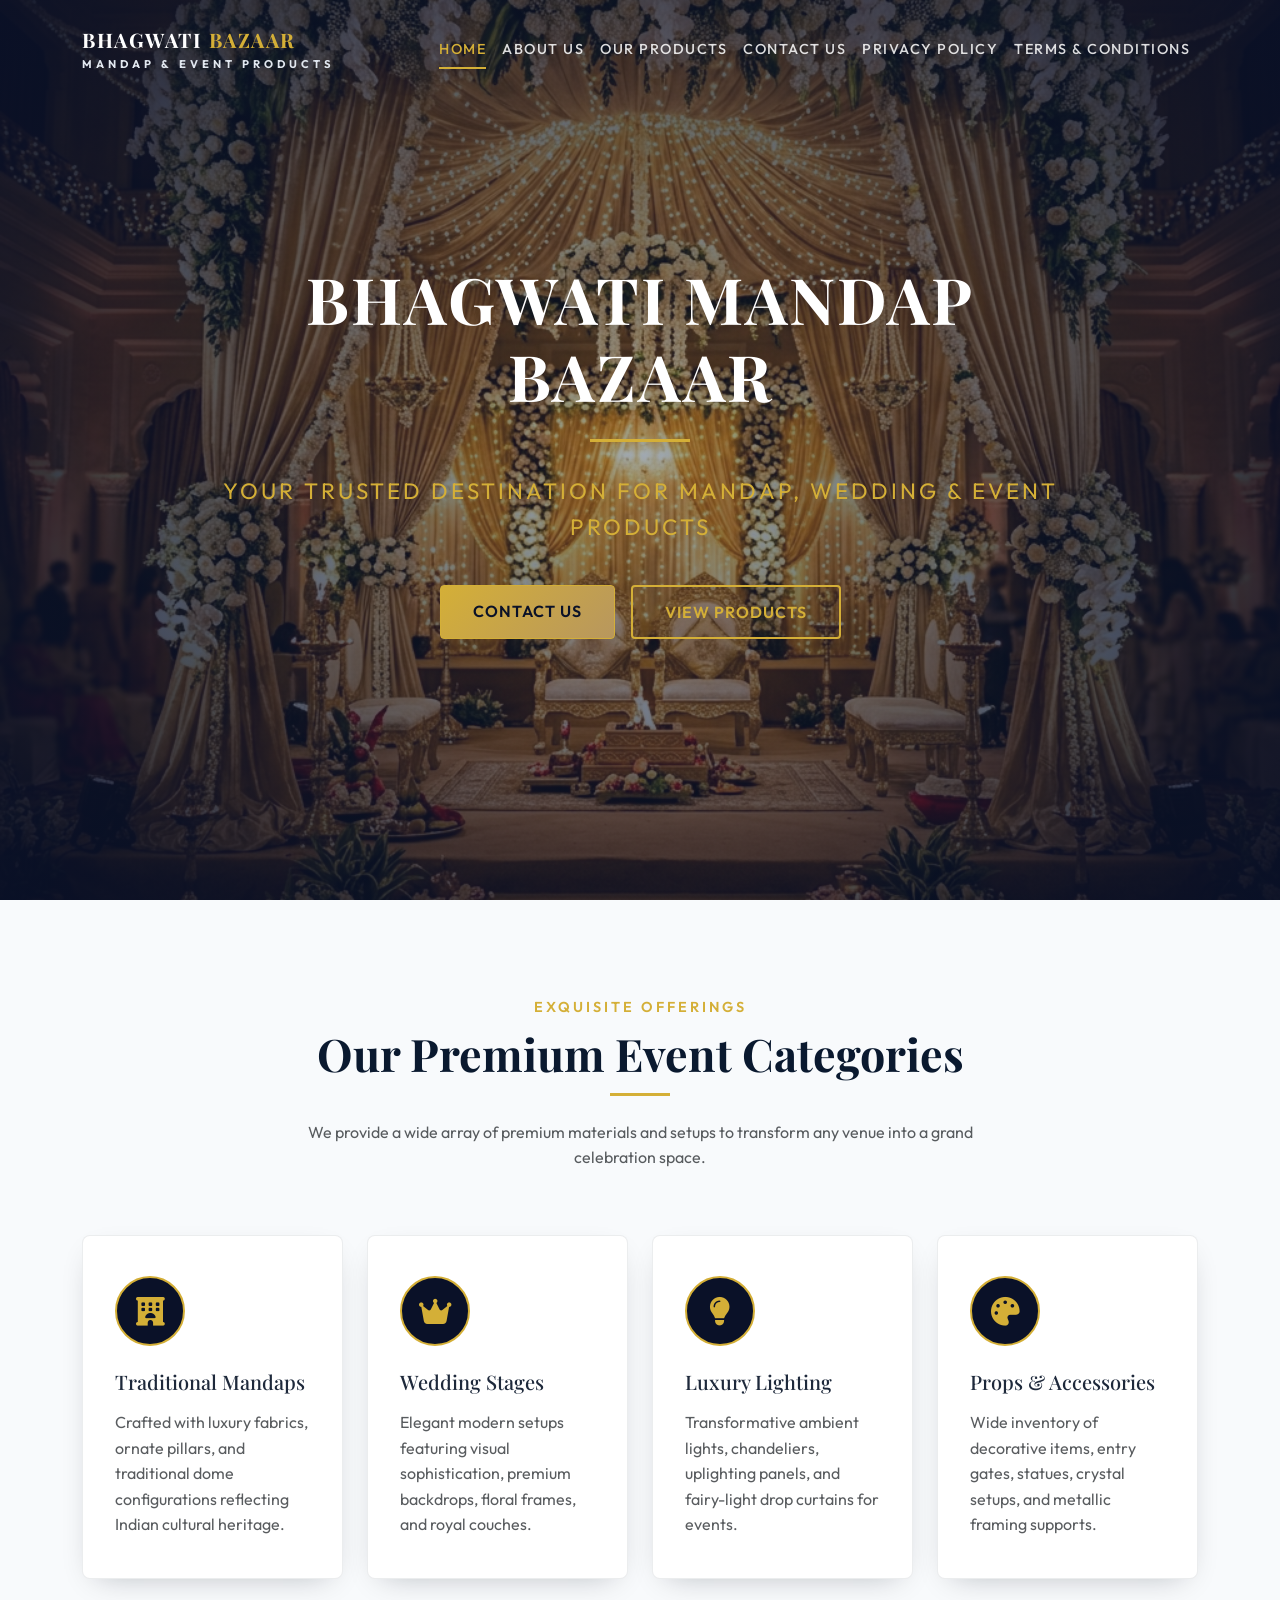
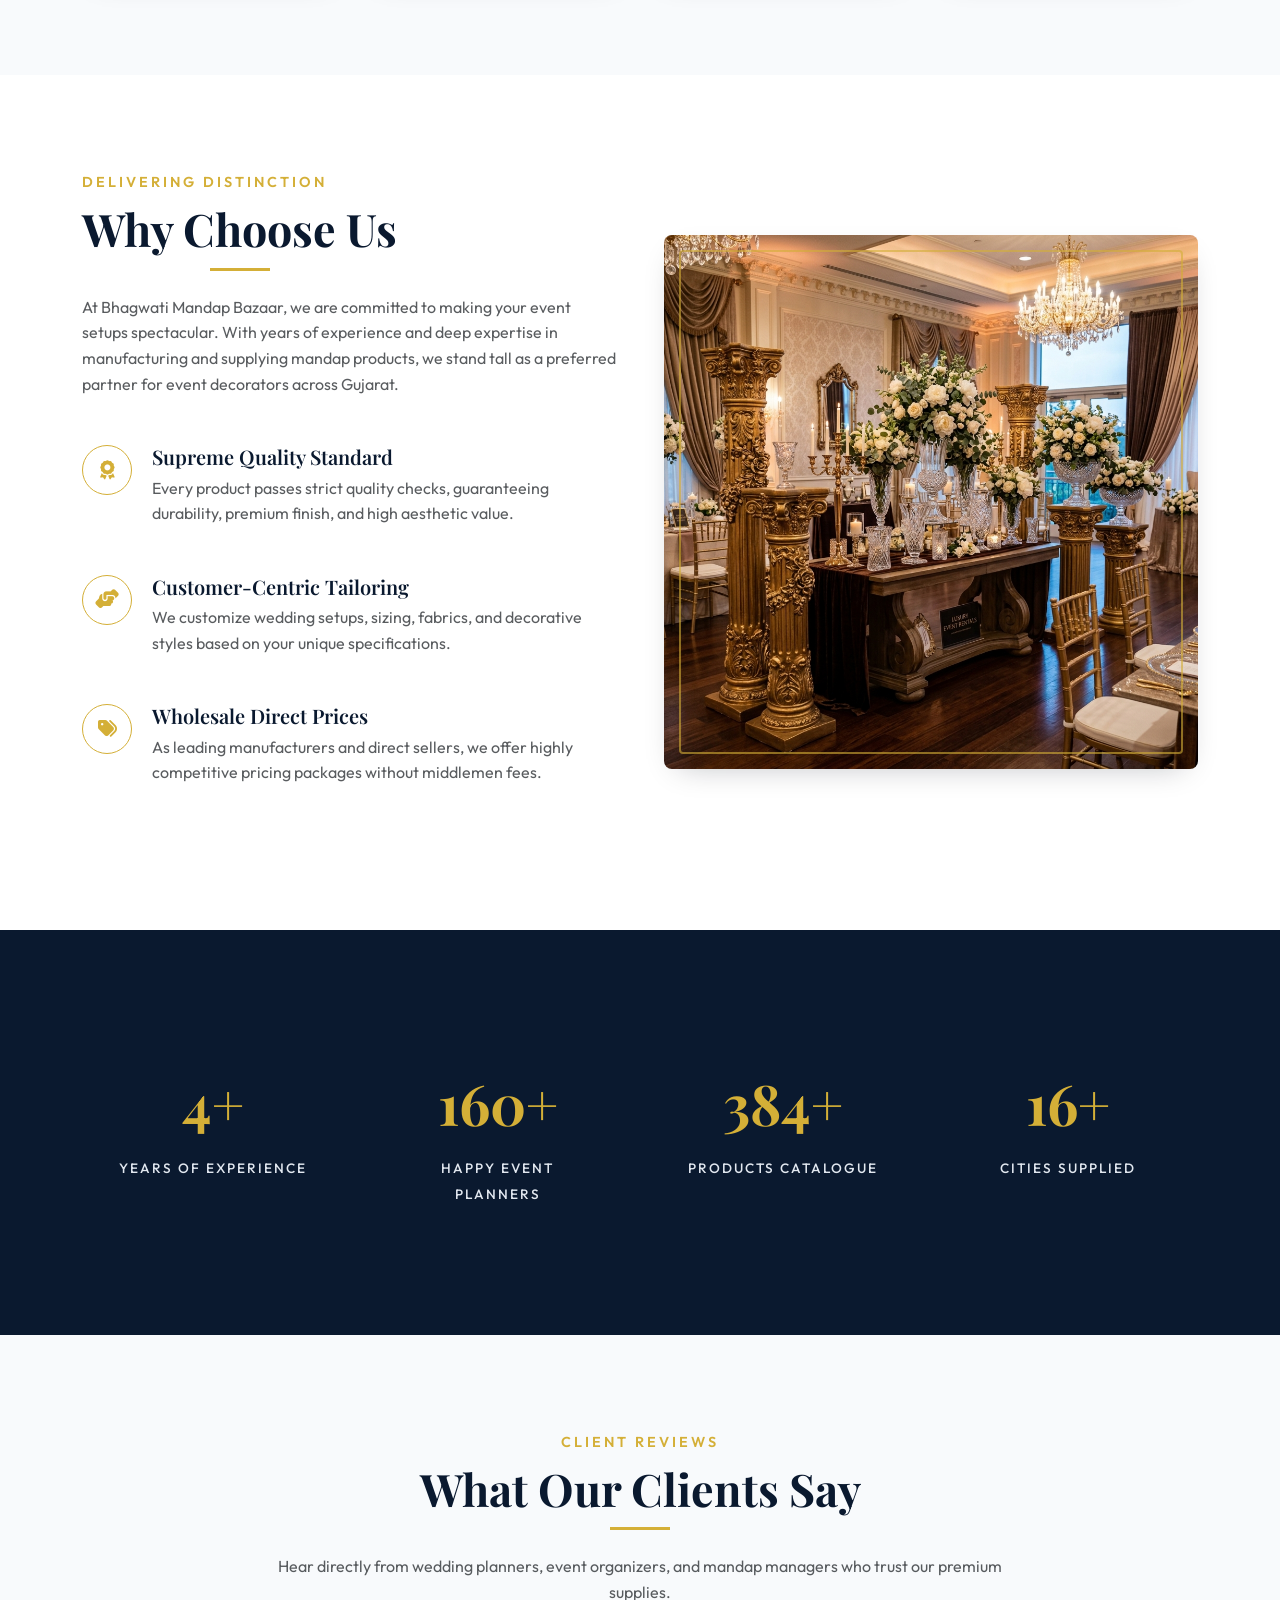
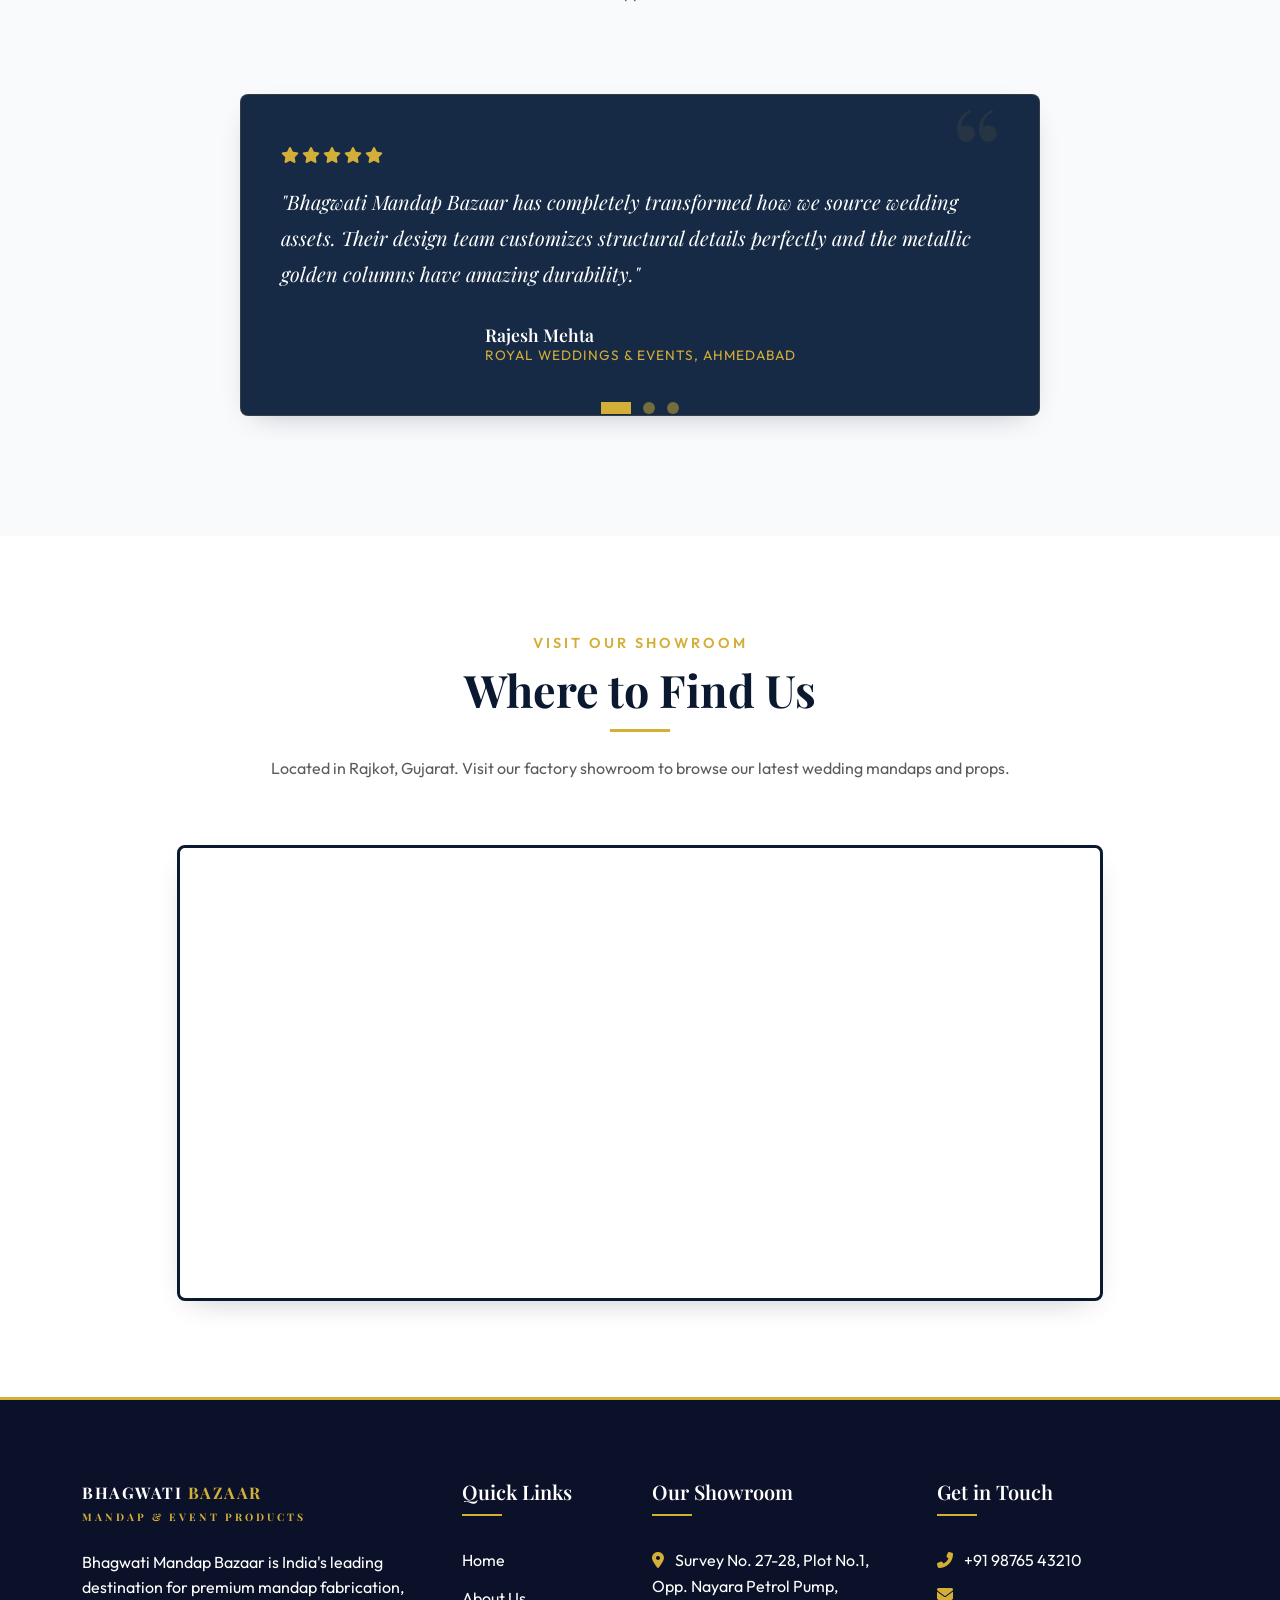
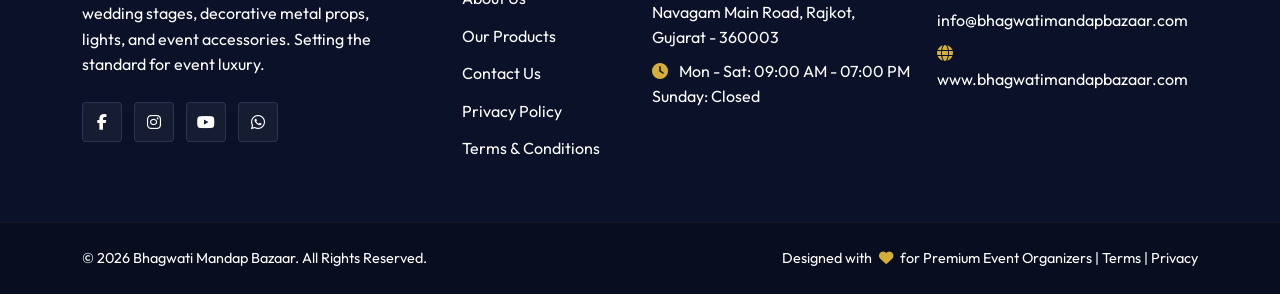
<file: bhagwati mandap bazaar/index.html>
<!DOCTYPE html>
<html lang="en">
<head>
    <meta charset="UTF-8">
    <meta name="viewport" content="width=device-width, initial-scale=1.0">
    <title>Bhagwati Mandap Bazaar | Premium Wedding & Event Products</title>
    <meta name="description" content="Bhagwati Mandap Bazaar is your trusted destination in Rajkot, Gujarat for premium traditional mandaps, wedding decoration items, stages, lights, and event props.">
    <meta name="keywords" content="Bhagwati Mandap Bazaar, Wedding Mandap Rajkot, Event Decoration Products, Wedding Props Wholesale, Mandap Bazaar Rajkot">
    
    <!-- Open Graph / Facebook -->
    <meta property="og:type" content="website">
    <meta property="og:url" content="https://bhagwatimandapbazaar.com/">
    <meta property="og:title" content="Bhagwati Mandap Bazaar | Premium Wedding & Event Products">
    <meta property="og:description" content="Explore high-quality mandap setups, decorative event props, and lights. Delivering trust and luxury event equipment since 2011.">
    <meta property="og:image" content="images/hero-bg.png">

    <!-- Twitter -->
    <meta property="twitter:card" content="summary_large_image">
    <meta property="twitter:title" content="Bhagwati Mandap Bazaar | Premium Wedding & Event Products">
    <meta property="twitter:description" content="Explore high-quality mandap setups, decorative event props, and lights. Delivering trust and luxury event equipment.">
    <meta property="twitter:image" content="images/hero-bg.png">

    <!-- Bootstrap 5 CSS -->
    <link href="https://cdn.jsdelivr.net/npm/bootstrap@5.3.2/dist/css/bootstrap.min.css" rel="stylesheet">
    <!-- Font Awesome Icons -->
    <link href="https://cdnjs.cloudflare.com/ajax/libs/font-awesome/6.4.2/css/all.min.css" rel="stylesheet">
    <!-- Custom CSS -->
    <link href="css/style.css" rel="stylesheet">
</head>
<body>

    <!-- Header Navigation -->
    <nav class="navbar navbar-expand-lg navbar-dark fixed-top">
        <div class="container">
            <a class="navbar-brand" href="index.html">
                BHAGWATI<span> BAZAAR</span>
                <span class="logo-sub">Mandap & Event Products</span>
            </a>
            <button class="navbar-toggler" type="button" data-bs-toggle="collapse" data-bs-target="#mainNavbar" aria-controls="mainNavbar" aria-expanded="false" aria-label="Toggle navigation">
                <span class="navbar-toggler-icon"></span>
            </button>
            <div class="collapse navbar-collapse" id="mainNavbar">
                <ul class="navbar-nav ms-auto mb-2 mb-lg-0">
                    <li class="nav-item">
                        <a class="nav-link active" href="index.html">Home</a>
                    </li>
                    <li class="nav-item">
                        <a class="nav-link" href="about.html">About Us</a>
                    </li>
                    <li class="nav-item">
                        <a class="nav-link" href="products.html">Our Products</a>
                    </li>
                    <li class="nav-item">
                        <a class="nav-link" href="contact.html">Contact Us</a>
                    </li>
                    <li class="nav-item">
                        <a class="nav-link" href="privacy-policy.html">Privacy Policy</a>
                    </li>
                    <li class="nav-item">
                        <a class="nav-link" href="terms.html">Terms & Conditions</a>
                    </li>
                </ul>
            </div>
        </div>
    </nav>

    <!-- Hero Banner Section -->
    <section class="hero-section text-center text-white">
        <div class="hero-overlay"></div>
        <div class="container">
            <div class="row justify-content-center">
                <div class="col-lg-10 animate-on-scroll">
                    <h1 class="hero-title">BHAGWATI MANDAP BAZAAR</h1>
                    <div class="hero-divider"></div>
                    <p class="hero-subtitle">Your Trusted Destination for Mandap, Wedding & Event Products</p>
                    <div class="d-flex flex-column flex-sm-row justify-content-center gap-3">
                        <a href="contact.html" class="btn btn-gold">CONTACT US</a>
                        <a href="products.html" class="btn btn-outline-gold">VIEW PRODUCTS</a>
                    </div>
                </div>
            </div>
        </div>
    </section>

    <!-- Features Section -->
    <section id="features" class="py-5 bg-light-custom">
        <div class="container py-5">
            <div class="text-center section-title-wrapper animate-on-scroll">
                <span class="section-subtitle">Exquisite Offerings</span>
                <h2 class="section-title">Our Premium Event Categories</h2>
                <p class="text-muted col-md-8 mx-auto mt-2">We provide a wide array of premium materials and setups to transform any venue into a grand celebration space.</p>
            </div>
            
            <div class="row g-4">
                <div class="col-md-6 col-lg-3 animate-on-scroll delay-100">
                    <div class="premium-card">
                        <div class="card-icon">
                            <i class="fa-solid fa-hotel"></i>
                        </div>
                        <h4 class="h5 mb-3 text-navy-deep">Traditional Mandaps</h4>
                        <p class="text-muted mb-0">Crafted with luxury fabrics, ornate pillars, and traditional dome configurations reflecting Indian cultural heritage.</p>
                    </div>
                </div>
                <div class="col-md-6 col-lg-3 animate-on-scroll delay-200">
                    <div class="premium-card">
                        <div class="card-icon">
                            <i class="fa-solid fa-crown"></i>
                        </div>
                        <h4 class="h5 mb-3 text-navy-deep">Wedding Stages</h4>
                        <p class="text-muted mb-0">Elegant modern setups featuring visual sophistication, premium backdrops, floral frames, and royal couches.</p>
                    </div>
                </div>
                <div class="col-md-6 col-lg-3 animate-on-scroll delay-300">
                    <div class="premium-card">
                        <div class="card-icon">
                            <i class="fa-solid fa-lightbulb"></i>
                        </div>
                        <h4 class="h5 mb-3 text-navy-deep">Luxury Lighting</h4>
                        <p class="text-muted mb-0">Transformative ambient lights, chandeliers, uplighting panels, and fairy-light drop curtains for events.</p>
                    </div>
                </div>
                <div class="col-md-6 col-lg-3 animate-on-scroll delay-400">
                    <div class="premium-card">
                        <div class="card-icon">
                            <i class="fa-solid fa-palette"></i>
                        </div>
                        <h4 class="h5 mb-3 text-navy-deep">Props & Accessories</h4>
                        <p class="text-muted mb-0">Wide inventory of decorative items, entry gates, statues, crystal setups, and metallic framing supports.</p>
                    </div>
                </div>
            </div>
        </div>
    </section>

    <!-- Why Choose Us Section -->
    <section class="py-5 bg-white">
        <div class="container py-5">
            <div class="row align-items-center g-5">
                <div class="col-lg-6 animate-on-scroll">
                    <span class="section-subtitle text-start">Delivering Distinction</span>
                    <h2 class="section-title text-start mb-4">Why Choose Us</h2>
                    <p class="text-muted mb-5">At Bhagwati Mandap Bazaar, we are committed to making your event setups spectacular. With years of experience and deep expertise in manufacturing and supplying mandap products, we stand tall as a preferred partner for event decorators across Gujarat.</p>
                    
                    <div class="why-choose-item">
                        <div class="why-choose-icon">
                            <i class="fa-solid fa-award"></i>
                        </div>
                        <div class="why-choose-text">
                            <h4>Supreme Quality Standard</h4>
                            <p class="text-muted">Every product passes strict quality checks, guaranteeing durability, premium finish, and high aesthetic value.</p>
                        </div>
                    </div>
                    
                    <div class="why-choose-item">
                        <div class="why-choose-icon">
                            <i class="fa-solid fa-handshake-angle"></i>
                        </div>
                        <div class="why-choose-text">
                            <h4>Customer-Centric Tailoring</h4>
                            <p class="text-muted">We customize wedding setups, sizing, fabrics, and decorative styles based on your unique specifications.</p>
                        </div>
                    </div>
                    
                    <div class="why-choose-item">
                        <div class="why-choose-icon">
                            <i class="fa-solid fa-tags"></i>
                        </div>
                        <div class="why-choose-text">
                            <h4>Wholesale Direct Prices</h4>
                            <p class="text-muted">As leading manufacturers and direct sellers, we offer highly competitive pricing packages without middlemen fees.</p>
                        </div>
                    </div>
                </div>
                
                <div class="col-lg-6 animate-on-scroll delay-200">
                    <div class="img-frame">
                        <img src="images/choose-us.png" alt="Premium Event Setup Collection" class="img-fluid w-100">
                    </div>
                </div>
            </div>
        </div>
    </section>

    <!-- Business Highlights Section (Stat Counters) -->
    <section class="bg-navy-deep text-white py-5">
        <div class="container py-5">
            <div class="row g-4 text-center">
                <div class="col-md-3">
                    <div class="stat-box">
                        <span class="stat-number" data-target="15" data-suffix="+">0</span>
                        <span class="stat-label">Years of Experience</span>
                    </div>
                </div>
                <div class="col-md-3">
                    <div class="stat-box">
                        <span class="stat-number" data-target="500" data-suffix="+">0</span>
                        <span class="stat-label">Happy Event Planners</span>
                    </div>
                </div>
                <div class="col-md-3">
                    <div class="stat-box">
                        <span class="stat-number" data-target="1200" data-suffix="+">0</span>
                        <span class="stat-label">Products Catalogue</span>
                    </div>
                </div>
                <div class="col-md-3">
                    <div class="stat-box">
                        <span class="stat-number" data-target="50" data-suffix="+">0</span>
                        <span class="stat-label">Cities Supplied</span>
                    </div>
                </div>
            </div>
        </div>
    </section>

    <!-- Customer Testimonials Section -->
    <section class="py-5 bg-light-custom">
        <div class="container py-5">
            <div class="text-center section-title-wrapper animate-on-scroll">
                <span class="section-subtitle">Client Reviews</span>
                <h2 class="section-title">What Our Clients Say</h2>
                <p class="text-muted col-md-8 mx-auto mt-2">Hear directly from wedding planners, event organizers, and mandap managers who trust our premium supplies.</p>
            </div>

            <!-- Bootstrap Testimonials Carousel -->
            <div id="testimonialCarousel" class="carousel slide animate-on-scroll" data-bs-ride="carousel" data-bs-interval="6000">
                <div class="carousel-inner">
                    <div class="carousel-item active">
                        <div class="testimonial-card">
                            <div class="star-rating">
                                <i class="fas fa-star"></i>
                                <i class="fas fa-star"></i>
                                <i class="fas fa-star"></i>
                                <i class="fas fa-star"></i>
                                <i class="fas fa-star"></i>
                            </div>
                            <p class="testimonial-text">"Bhagwati Mandap Bazaar has completely transformed how we source wedding assets. Their design team customizes structural details perfectly and the metallic golden columns have amazing durability."</p>
                            <div class="testimonial-meta">
                                <div class="testimonial-author">
                                    <h5>Rajesh Mehta</h5>
                                    <span>Royal Weddings & Events, Ahmedabad</span>
                                </div>
                            </div>
                        </div>
                    </div>
                    <div class="carousel-item">
                        <div class="testimonial-card">
                            <div class="star-rating">
                                <i class="fas fa-star"></i>
                                <i class="fas fa-star"></i>
                                <i class="fas fa-star"></i>
                                <i class="fas fa-star"></i>
                                <i class="fas fa-star"></i>
                            </div>
                            <p class="testimonial-text">"High-quality draping fabrics, flawless gold painting on mandap structures, and extremely fair factory-direct wholesale prices. Truly the best event supply house in Rajkot!"</p>
                            <div class="testimonial-meta">
                                <div class="testimonial-author">
                                    <h5>Amit Sanghavi</h5>
                                    <span>Celebrations Decorators, Surat</span>
                                </div>
                            </div>
                        </div>
                    </div>
                    <div class="carousel-item">
                        <div class="testimonial-card">
                            <div class="star-rating">
                                <i class="fas fa-star"></i>
                                <i class="fas fa-star"></i>
                                <i class="fas fa-star"></i>
                                <i class="fas fa-star"></i>
                                <i class="fas fa-star"></i>
                            </div>
                            <p class="testimonial-text">"Their customer support is extremely cooperative. Even with sudden bulk orders during peak wedding seasons, they maintain excellent delivery timelines. Highly recommended."</p>
                            <div class="testimonial-meta">
                                <div class="testimonial-author">
                                    <h5>Priya Sharma</h5>
                                    <span>Vows & Bells Events, Rajkot</span>
                                </div>
                            </div>
                        </div>
                    </div>
                </div>
                <div class="carousel-indicators">
                    <button type="button" data-bs-target="#testimonialCarousel" data-bs-slide-to="0" class="active" aria-current="true" aria-label="Slide 1"></button>
                    <button type="button" data-bs-target="#testimonialCarousel" data-bs-slide-to="1" aria-label="Slide 2"></button>
                    <button type="button" data-bs-target="#testimonialCarousel" data-bs-slide-to="2" aria-label="Slide 3"></button>
                </div>
            </div>
        </div>
    </section>

    <!-- Google Map Section -->
    <section class="py-5 bg-white">
        <div class="container py-5">
            <div class="text-center section-title-wrapper animate-on-scroll">
                <span class="section-subtitle">Visit Our Showroom</span>
                <h2 class="section-title">Where to Find Us</h2>
                <p class="text-muted col-md-8 mx-auto mt-2">Located in Rajkot, Gujarat. Visit our factory showroom to browse our latest wedding mandaps and props.</p>
            </div>
            
            <div class="row justify-content-center">
                <div class="col-lg-10 animate-on-scroll">
                    <div class="map-container">
                        <!-- Real Google Maps Embed centered on Rajkot Navagam area -->
                        <iframe 
                            src="https://www.google.com/maps/embed?pb=!1m18!1m12!1m3!1d3691.037145781358!2d70.82613117596541!3d22.314418642398565!2m3!1f0!2f0!3f0!3m2!1i1024!2i768!4f13.1!3m3!1m2!1s0x3959b58afdb1fd71%3A0xe54d994d50eb6a70!2sNavagam%20Main%20Rd%2C%20Rajkot%2C%20Gujarat!5e0!3m2!1sen!2sin!4v1716124500000!5m2!1sen!2sin" 
                            width="100%" 
                            height="450" 
                            style="border:0; display:block;" 
                            allowfullscreen="" 
                            loading="lazy" 
                            referrerpolicy="no-referrer-when-downgrade">
                        </iframe>
                    </div>
                </div>
            </div>
        </div>
    </section>

    <!-- Footer -->
    <footer class="footer">
        <div class="footer-top">
            <div class="container">
                <div class="row g-4">
                    <div class="col-lg-4 col-md-6">
                        <a class="navbar-brand footer-brand text-white mb-3 d-inline-block" href="index.html">
                            BHAGWATI<span> BAZAAR</span>
                            <span class="footer-logo-sub">Mandap & Event Products</span>
                        </a>
                        <p class="text-muted pe-lg-4 mt-2">Bhagwati Mandap Bazaar is India's leading destination for premium mandap fabrication, wedding stages, decorative metal props, lights, and event accessories. Setting the standard for event luxury.</p>
                        <div class="footer-social-icons">
                            <a href="#" class="footer-social-icon"><i class="fab fa-facebook-f"></i></a>
                            <a href="#" class="footer-social-icon"><i class="fab fa-instagram"></i></a>
                            <a href="#" class="footer-social-icon"><i class="fab fa-youtube"></i></a>
                            <a href="#" class="footer-social-icon"><i class="fab fa-whatsapp"></i></a>
                        </div>
                    </div>
                    
                    <div class="col-lg-2 col-md-6">
                        <h5 class="text-white">Quick Links</h5>
                        <ul class="footer-links">
                            <li><a href="index.html">Home</a></li>
                            <li><a href="about.html">About Us</a></li>
                            <li><a href="products.html">Our Products</a></li>
                            <li><a href="contact.html">Contact Us</a></li>
                            <li><a href="privacy-policy.html">Privacy Policy</a></li>
                            <li><a href="terms.html">Terms & Conditions</a></li>
                        </ul>
                    </div>
                    
                    <div class="col-lg-3 col-md-6">
                        <h5 class="text-white">Our Showroom</h5>
                        <p class="text-muted mb-2">
                            <i class="fas fa-map-marker-alt text-gold me-2"></i>
                            Survey No. 27-28, Plot No.1,<br>
                            Opp. Nayara Petrol Pump,<br>
                            Navagam Main Road, Rajkot,<br>
                            Gujarat - 360003
                        </p>
                        <p class="text-muted">
                            <i class="fas fa-clock text-gold me-2"></i>
                            Mon - Sat: 09:00 AM - 07:00 PM<br>
                            Sunday: Closed
                        </p>
                    </div>
                    
                    <div class="col-lg-3 col-md-6">
                        <h5 class="text-white">Get in Touch</h5>
                        <p class="text-muted mb-2">
                            <i class="fas fa-phone-alt text-gold me-2"></i>
                            <a href="tel:+919876543210" class="text-muted text-decoration-none">+91 98765 43210</a>
                        </p>
                        <p class="text-muted mb-2">
                            <i class="fas fa-envelope text-gold me-2"></i>
                            <a href="mailto:info@bhagwatimandapbazaar.com" class="text-muted text-decoration-none">info@bhagwatimandapbazaar.com</a>
                        </p>
                        <p class="text-muted">
                            <i class="fas fa-globe text-gold me-2"></i>
                            <a href="https://bhagwatimandapbazaar.com" class="text-muted text-decoration-none">www.bhagwatimandapbazaar.com</a>
                        </p>
                    </div>
                </div>
            </div>
        </div>
        
        <div class="footer-bottom">
            <div class="container text-center">
                <div class="row align-items-center">
                    <div class="col-md-6 text-md-start mb-3 mb-md-0">
                        <p>&copy; 2026 Bhagwati Mandap Bazaar. All Rights Reserved.</p>
                    </div>
                    <div class="col-md-6 text-md-end">
                        <p>Designed with <i class="fas fa-heart text-gold mx-1"></i> for Premium Event Organizers | <a href="terms.html">Terms</a> | <a href="privacy-policy.html">Privacy</a></p>
                    </div>
                </div>
            </div>
        </div>
    </footer>

    <!-- Bootstrap Bundle with Popper JS -->
    <script src="https://cdn.jsdelivr.net/npm/bootstrap@5.3.2/dist/js/bootstrap.bundle.min.js"></script>
    <!-- Custom Script -->
    <script src="js/script.js"></script>
</body>
</html>
</file>
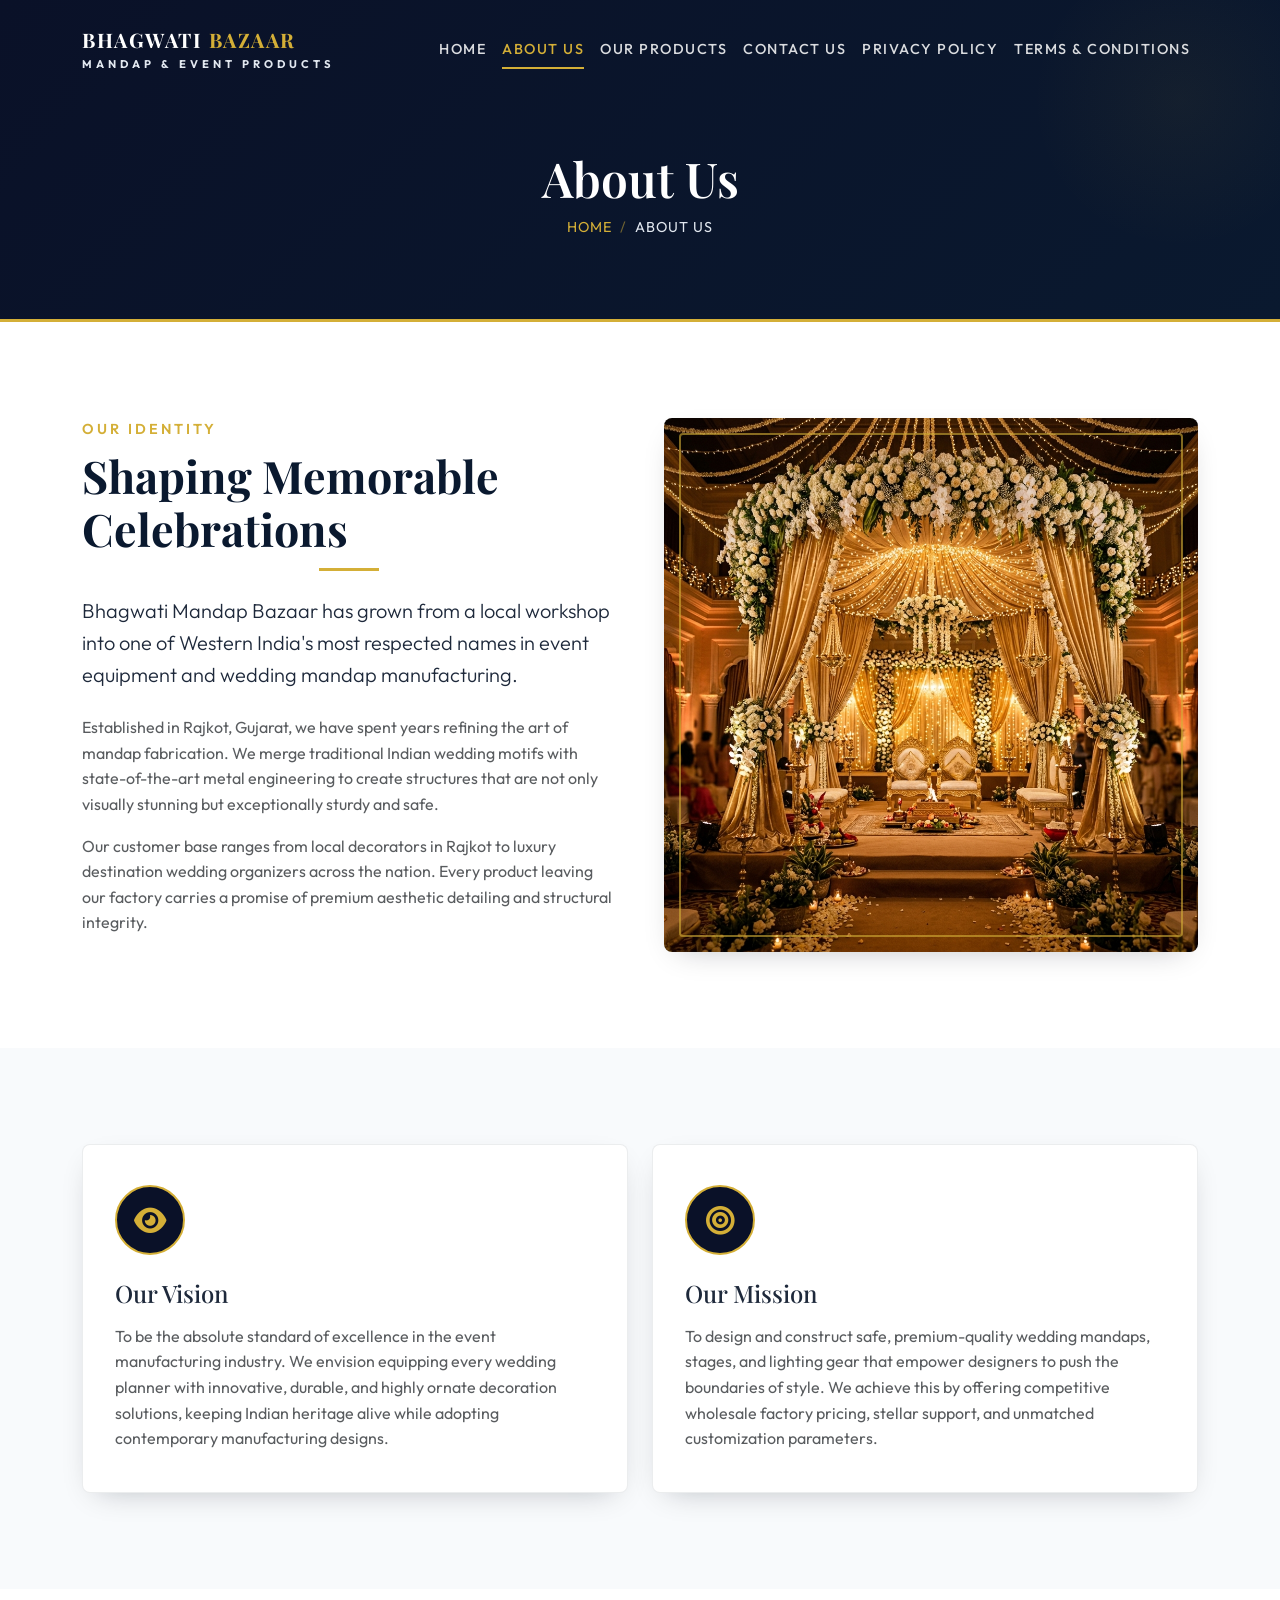
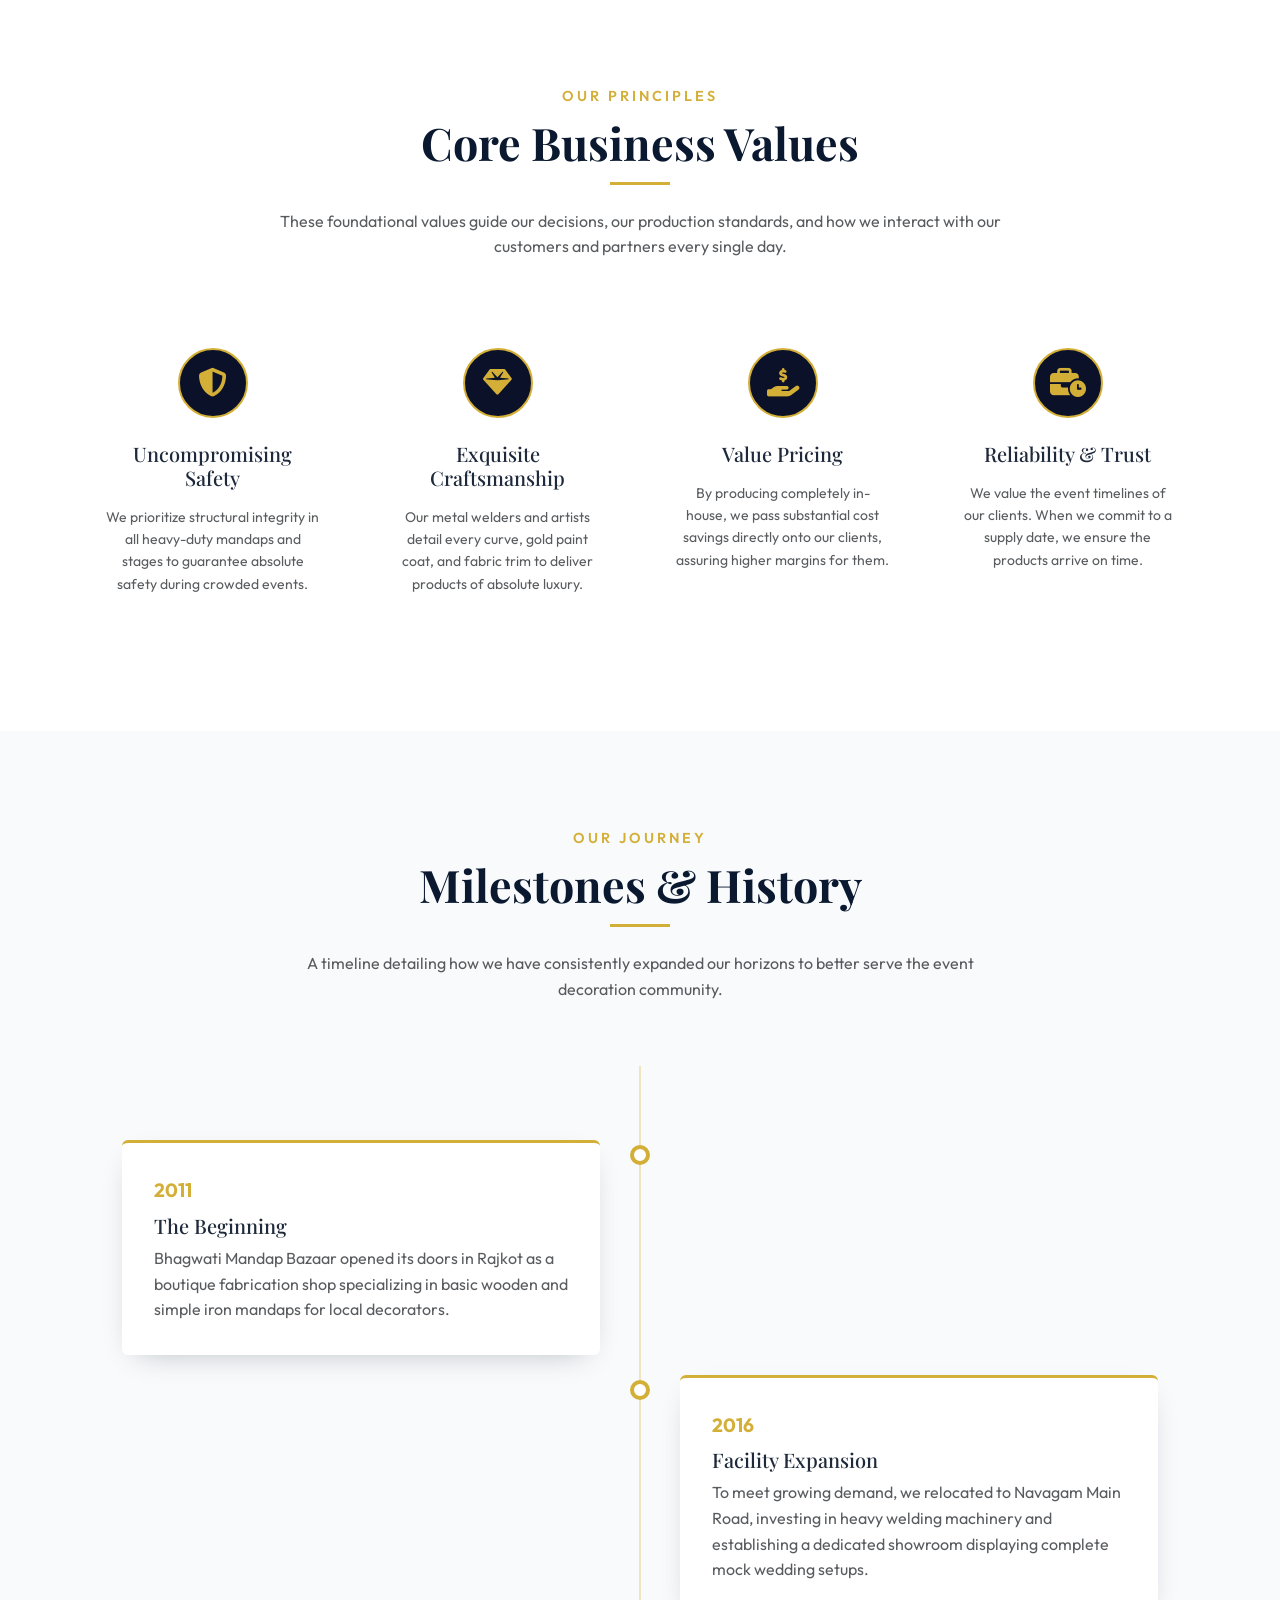
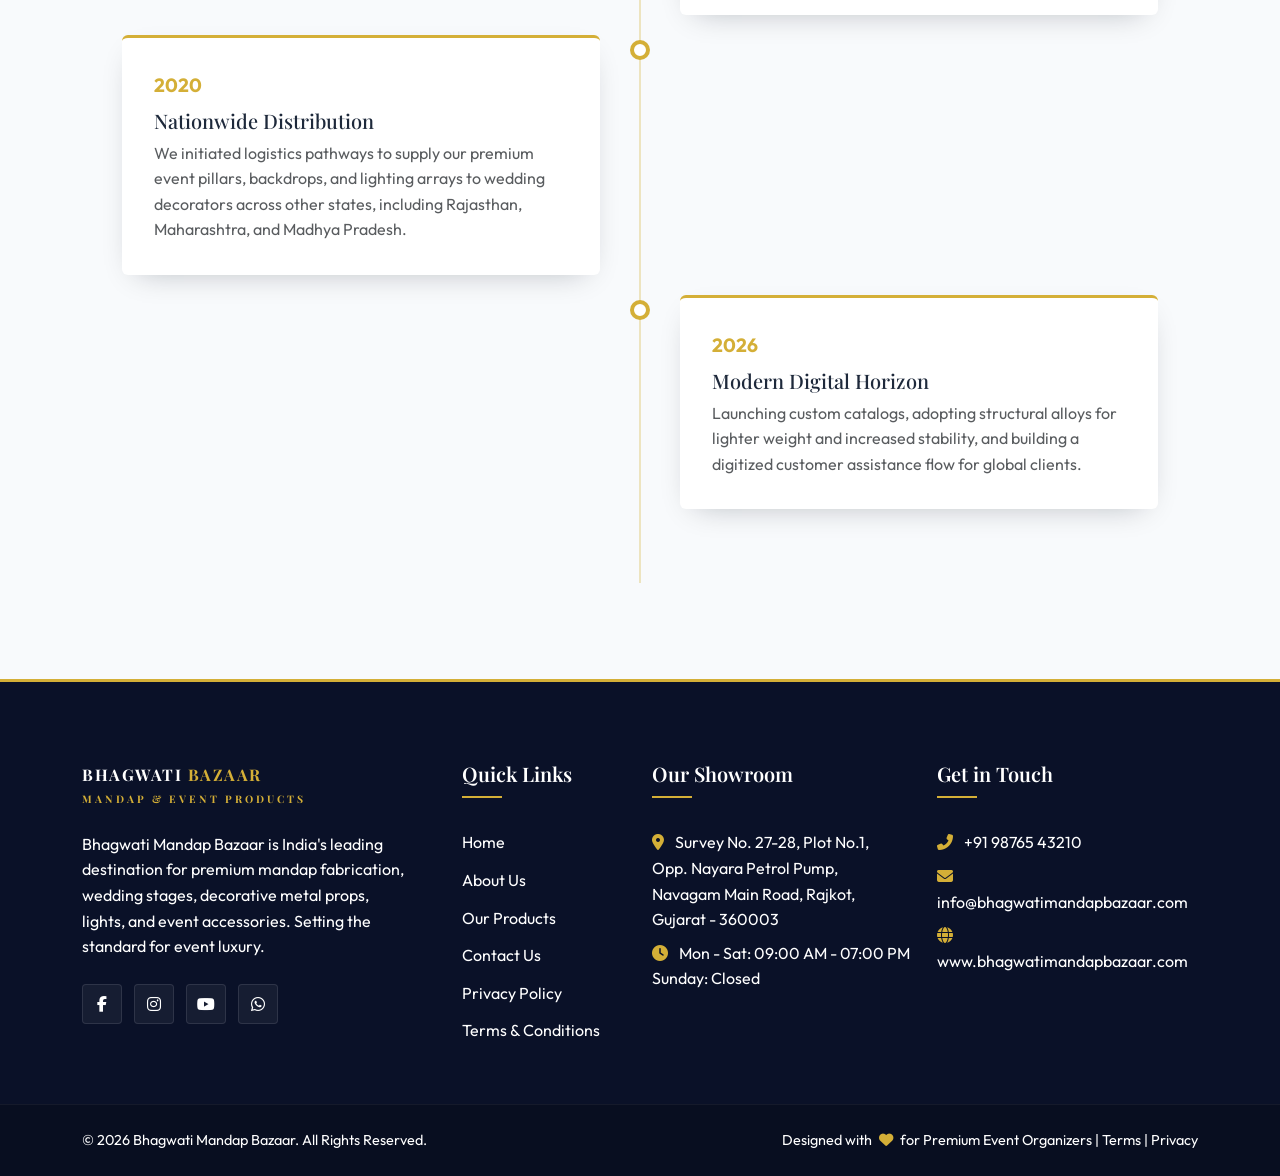
<file: bhagwati mandap bazaar/about.html>
<!DOCTYPE html>
<html lang="en">
<head>
    <meta charset="UTF-8">
    <meta name="viewport" content="width=device-width, initial-scale=1.0">
    <title>About Us | Bhagwati Mandap Bazaar</title>
    <meta name="description" content="Discover the history, mission, vision, and core values of Bhagwati Mandap Bazaar - India's premium mandap manufacturer and supplier based in Rajkot, Gujarat.">
    <meta name="keywords" content="Bhagwati Mandap Bazaar, About Bhagwati Mandap, Rajkot Mandap Manufacturer, Wedding Decor Supplier India">
    
    <!-- Open Graph / Facebook -->
    <meta property="og:type" content="website">
    <meta property="og:url" content="https://bhagwatimandapbazaar.com/about.html">
    <meta property="og:title" content="About Us | Bhagwati Mandap Bazaar">
    <meta property="og:description" content="Discover the history, mission, vision, and core values of Bhagwati Mandap Bazaar - India's premium mandap manufacturer.">
    <meta property="og:image" content="images/hero-bg.png">

    <!-- Bootstrap 5 CSS -->
    <link href="https://cdn.jsdelivr.net/npm/bootstrap@5.3.2/dist/css/bootstrap.min.css" rel="stylesheet">
    <!-- Font Awesome Icons -->
    <link href="https://cdnjs.cloudflare.com/ajax/libs/font-awesome/6.4.2/css/all.min.css" rel="stylesheet">
    <!-- Custom CSS -->
    <link href="css/style.css" rel="stylesheet">
</head>
<body>

    <!-- Header Navigation -->
    <nav class="navbar navbar-expand-lg navbar-dark fixed-top navbar-scrolled">
        <div class="container">
            <a class="navbar-brand" href="index.html">
                BHAGWATI<span> BAZAAR</span>
                <span class="logo-sub">Mandap & Event Products</span>
            </a>
            <button class="navbar-toggler" type="button" data-bs-toggle="collapse" data-bs-target="#mainNavbar" aria-controls="mainNavbar" aria-expanded="false" aria-label="Toggle navigation">
                <span class="navbar-toggler-icon"></span>
            </button>
            <div class="collapse navbar-collapse" id="mainNavbar">
                <ul class="navbar-nav ms-auto mb-2 mb-lg-0">
                    <li class="nav-item">
                        <a class="nav-link" href="index.html">Home</a>
                    </li>
                    <li class="nav-item">
                        <a class="nav-link active" href="about.html">About Us</a>
                    </li>
                    <li class="nav-item">
                        <a class="nav-link" href="products.html">Our Products</a>
                    </li>
                    <li class="nav-item">
                        <a class="nav-link" href="contact.html">Contact Us</a>
                    </li>
                    <li class="nav-item">
                        <a class="nav-link" href="privacy-policy.html">Privacy Policy</a>
                    </li>
                    <li class="nav-item">
                        <a class="nav-link" href="terms.html">Terms & Conditions</a>
                    </li>
                </ul>
            </div>
        </div>
    </nav>

    <!-- Page Header -->
    <header class="page-header text-center">
        <div class="container">
            <h1 class="animate-on-scroll">About Us</h1>
            <nav aria-label="breadcrumb" class="animate-on-scroll delay-100">
                <ol class="breadcrumb justify-content-center">
                    <li class="breadcrumb-item"><a href="index.html">Home</a></li>
                    <li class="breadcrumb-item active" aria-current="page">About Us</li>
                </ol>
            </nav>
        </div>
    </header>

    <!-- Introduction Section -->
    <section class="py-5 bg-white">
        <div class="container py-5">
            <div class="row align-items-center g-5">
                <div class="col-lg-6 animate-on-scroll">
                    <span class="section-subtitle text-start">Our Identity</span>
                    <h2 class="section-title text-start mb-4">Shaping Memorable Celebrations</h2>
                    <p class="lead text-navy-deep font-family-heading mb-4">Bhagwati Mandap Bazaar has grown from a local workshop into one of Western India's most respected names in event equipment and wedding mandap manufacturing.</p>
                    <p class="text-muted">Established in Rajkot, Gujarat, we have spent years refining the art of mandap fabrication. We merge traditional Indian wedding motifs with state-of-the-art metal engineering to create structures that are not only visually stunning but exceptionally sturdy and safe.</p>
                    <p class="text-muted">Our customer base ranges from local decorators in Rajkot to luxury destination wedding organizers across the nation. Every product leaving our factory carries a promise of premium aesthetic detailing and structural integrity.</p>
                </div>
                <div class="col-lg-6 animate-on-scroll delay-200">
                    <div class="img-frame">
                        <img src="images/hero-bg.png" alt="Showroom Display" class="img-fluid w-100">
                    </div>
                </div>
            </div>
        </div>
    </section>

    <!-- Mission & Vision Section -->
    <section class="py-5 bg-light-custom">
        <div class="container py-5">
            <div class="row g-4">
                <div class="col-md-6 animate-on-scroll">
                    <div class="premium-card h-100">
                        <div class="card-icon">
                            <i class="fa-solid fa-eye"></i>
                        </div>
                        <h3 class="h4 text-navy-deep mb-3">Our Vision</h3>
                        <p class="text-muted mb-0">To be the absolute standard of excellence in the event manufacturing industry. We envision equipping every wedding planner with innovative, durable, and highly ornate decoration solutions, keeping Indian heritage alive while adopting contemporary manufacturing designs.</p>
                    </div>
                </div>
                <div class="col-md-6 animate-on-scroll delay-200">
                    <div class="premium-card h-100">
                        <div class="card-icon">
                            <i class="fa-solid fa-bullseye"></i>
                        </div>
                        <h3 class="h4 text-navy-deep mb-3">Our Mission</h3>
                        <p class="text-muted mb-0">To design and construct safe, premium-quality wedding mandaps, stages, and lighting gear that empower designers to push the boundaries of style. We achieve this by offering competitive wholesale factory pricing, stellar support, and unmatched customization parameters.</p>
                    </div>
                </div>
            </div>
        </div>
    </section>

    <!-- Core Values Section -->
    <section class="py-5 bg-white">
        <div class="container py-5">
            <div class="text-center section-title-wrapper animate-on-scroll">
                <span class="section-subtitle">Our Principles</span>
                <h2 class="section-title">Core Business Values</h2>
                <p class="text-muted col-md-8 mx-auto mt-2">These foundational values guide our decisions, our production standards, and how we interact with our customers and partners every single day.</p>
            </div>
            
            <div class="row g-4">
                <div class="col-md-6 col-lg-3 animate-on-scroll">
                    <div class="text-center p-4">
                        <div class="mx-auto card-icon mb-4" style="float:none;">
                            <i class="fa-solid fa-shield-halved"></i>
                        </div>
                        <h4 class="h5 text-navy-deep mb-3">Uncompromising Safety</h4>
                        <p class="text-muted small">We prioritize structural integrity in all heavy-duty mandaps and stages to guarantee absolute safety during crowded events.</p>
                    </div>
                </div>
                <div class="col-md-6 col-lg-3 animate-on-scroll delay-100">
                    <div class="text-center p-4">
                        <div class="mx-auto card-icon mb-4" style="float:none;">
                            <i class="fa-solid fa-gem"></i>
                        </div>
                        <h4 class="h5 text-navy-deep mb-3">Exquisite Craftsmanship</h4>
                        <p class="text-muted small">Our metal welders and artists detail every curve, gold paint coat, and fabric trim to deliver products of absolute luxury.</p>
                    </div>
                </div>
                <div class="col-md-6 col-lg-3 animate-on-scroll delay-200">
                    <div class="text-center p-4">
                        <div class="mx-auto card-icon mb-4" style="float:none;">
                            <i class="fa-solid fa-hand-holding-dollar"></i>
                        </div>
                        <h4 class="h5 text-navy-deep mb-3">Value Pricing</h4>
                        <p class="text-muted small">By producing completely in-house, we pass substantial cost savings directly onto our clients, assuring higher margins for them.</p>
                    </div>
                </div>
                <div class="col-md-6 col-lg-3 animate-on-scroll delay-300">
                    <div class="text-center p-4">
                        <div class="mx-auto card-icon mb-4" style="float:none;">
                            <i class="fa-solid fa-business-time"></i>
                        </div>
                        <h4 class="h5 text-navy-deep mb-3">Reliability & Trust</h4>
                        <p class="text-muted small">We value the event timelines of our clients. When we commit to a supply date, we ensure the products arrive on time.</p>
                    </div>
                </div>
            </div>
        </div>
    </section>

    <!-- Company History Section (Timeline) -->
    <section class="py-5 bg-light-custom">
        <div class="container py-5">
            <div class="text-center section-title-wrapper animate-on-scroll">
                <span class="section-subtitle">Our Journey</span>
                <h2 class="section-title">Milestones & History</h2>
                <p class="text-muted col-md-8 mx-auto mt-2">A timeline detailing how we have consistently expanded our horizons to better serve the event decoration community.</p>
            </div>
            
            <div class="timeline animate-on-scroll">
                <div class="timeline-container timeline-left">
                    <div class="timeline-content">
                        <span class="timeline-date">2011</span>
                        <h4 class="text-navy-deep h5">The Beginning</h4>
                        <p class="text-muted mb-0">Bhagwati Mandap Bazaar opened its doors in Rajkot as a boutique fabrication shop specializing in basic wooden and simple iron mandaps for local decorators.</p>
                    </div>
                </div>
                
                <div class="timeline-container timeline-right">
                    <div class="timeline-content">
                        <span class="timeline-date">2016</span>
                        <h4 class="text-navy-deep h5">Facility Expansion</h4>
                        <p class="text-muted mb-0">To meet growing demand, we relocated to Navagam Main Road, investing in heavy welding machinery and establishing a dedicated showroom displaying complete mock wedding setups.</p>
                    </div>
                </div>
                
                <div class="timeline-container timeline-left">
                    <div class="timeline-content">
                        <span class="timeline-date">2020</span>
                        <h4 class="text-navy-deep h5">Nationwide Distribution</h4>
                        <p class="text-muted mb-0">We initiated logistics pathways to supply our premium event pillars, backdrops, and lighting arrays to wedding decorators across other states, including Rajasthan, Maharashtra, and Madhya Pradesh.</p>
                    </div>
                </div>
                
                <div class="timeline-container timeline-right">
                    <div class="timeline-content">
                        <span class="timeline-date">2026</span>
                        <h4 class="text-navy-deep h5">Modern Digital Horizon</h4>
                        <p class="text-muted mb-0">Launching custom catalogs, adopting structural alloys for lighter weight and increased stability, and building a digitized customer assistance flow for global clients.</p>
                    </div>
                </div>
            </div>
        </div>
    </section>

    <!-- Footer -->
    <footer class="footer">
        <div class="footer-top">
            <div class="container">
                <div class="row g-4">
                    <div class="col-lg-4 col-md-6">
                        <a class="navbar-brand footer-brand text-white mb-3 d-inline-block" href="index.html">
                            BHAGWATI<span> BAZAAR</span>
                            <span class="footer-logo-sub">Mandap & Event Products</span>
                        </a>
                        <p class="text-muted pe-lg-4 mt-2">Bhagwati Mandap Bazaar is India's leading destination for premium mandap fabrication, wedding stages, decorative metal props, lights, and event accessories. Setting the standard for event luxury.</p>
                        <div class="footer-social-icons">
                            <a href="#" class="footer-social-icon"><i class="fab fa-facebook-f"></i></a>
                            <a href="#" class="footer-social-icon"><i class="fab fa-instagram"></i></a>
                            <a href="#" class="footer-social-icon"><i class="fab fa-youtube"></i></a>
                            <a href="#" class="footer-social-icon"><i class="fab fa-whatsapp"></i></a>
                        </div>
                    </div>
                    
                    <div class="col-lg-2 col-md-6">
                        <h5 class="text-white">Quick Links</h5>
                        <ul class="footer-links">
                            <li><a href="index.html">Home</a></li>
                            <li><a href="about.html">About Us</a></li>
                            <li><a href="products.html">Our Products</a></li>
                            <li><a href="contact.html">Contact Us</a></li>
                            <li><a href="privacy-policy.html">Privacy Policy</a></li>
                            <li><a href="terms.html">Terms & Conditions</a></li>
                        </ul>
                    </div>
                    
                    <div class="col-lg-3 col-md-6">
                        <h5 class="text-white">Our Showroom</h5>
                        <p class="text-muted mb-2">
                            <i class="fas fa-map-marker-alt text-gold me-2"></i>
                            Survey No. 27-28, Plot No.1,<br>
                            Opp. Nayara Petrol Pump,<br>
                            Navagam Main Road, Rajkot,<br>
                            Gujarat - 360003
                        </p>
                        <p class="text-muted">
                            <i class="fas fa-clock text-gold me-2"></i>
                            Mon - Sat: 09:00 AM - 07:00 PM<br>
                            Sunday: Closed
                        </p>
                    </div>
                    
                    <div class="col-lg-3 col-md-6">
                        <h5 class="text-white">Get in Touch</h5>
                        <p class="text-muted mb-2">
                            <i class="fas fa-phone-alt text-gold me-2"></i>
                            <a href="tel:+919876543210" class="text-muted text-decoration-none">+91 98765 43210</a>
                        </p>
                        <p class="text-muted mb-2">
                            <i class="fas fa-envelope text-gold me-2"></i>
                            <a href="mailto:info@bhagwatimandapbazaar.com" class="text-muted text-decoration-none">info@bhagwatimandapbazaar.com</a>
                        </p>
                        <p class="text-muted">
                            <i class="fas fa-globe text-gold me-2"></i>
                            <a href="https://bhagwatimandapbazaar.com" class="text-muted text-decoration-none">www.bhagwatimandapbazaar.com</a>
                        </p>
                    </div>
                </div>
            </div>
        </div>
        
        <div class="footer-bottom">
            <div class="container text-center">
                <div class="row align-items-center">
                    <div class="col-md-6 text-md-start mb-3 mb-md-0">
                        <p>&copy; 2026 Bhagwati Mandap Bazaar. All Rights Reserved.</p>
                    </div>
                    <div class="col-md-6 text-md-end">
                        <p>Designed with <i class="fas fa-heart text-gold mx-1"></i> for Premium Event Organizers | <a href="terms.html">Terms</a> | <a href="privacy-policy.html">Privacy</a></p>
                    </div>
                </div>
            </div>
        </div>
    </footer>

    <!-- Bootstrap Bundle with Popper JS -->
    <script src="https://cdn.jsdelivr.net/npm/bootstrap@5.3.2/dist/js/bootstrap.bundle.min.js"></script>
    <!-- Custom Script -->
    <script src="js/script.js"></script>
</body>
</html>
</file>
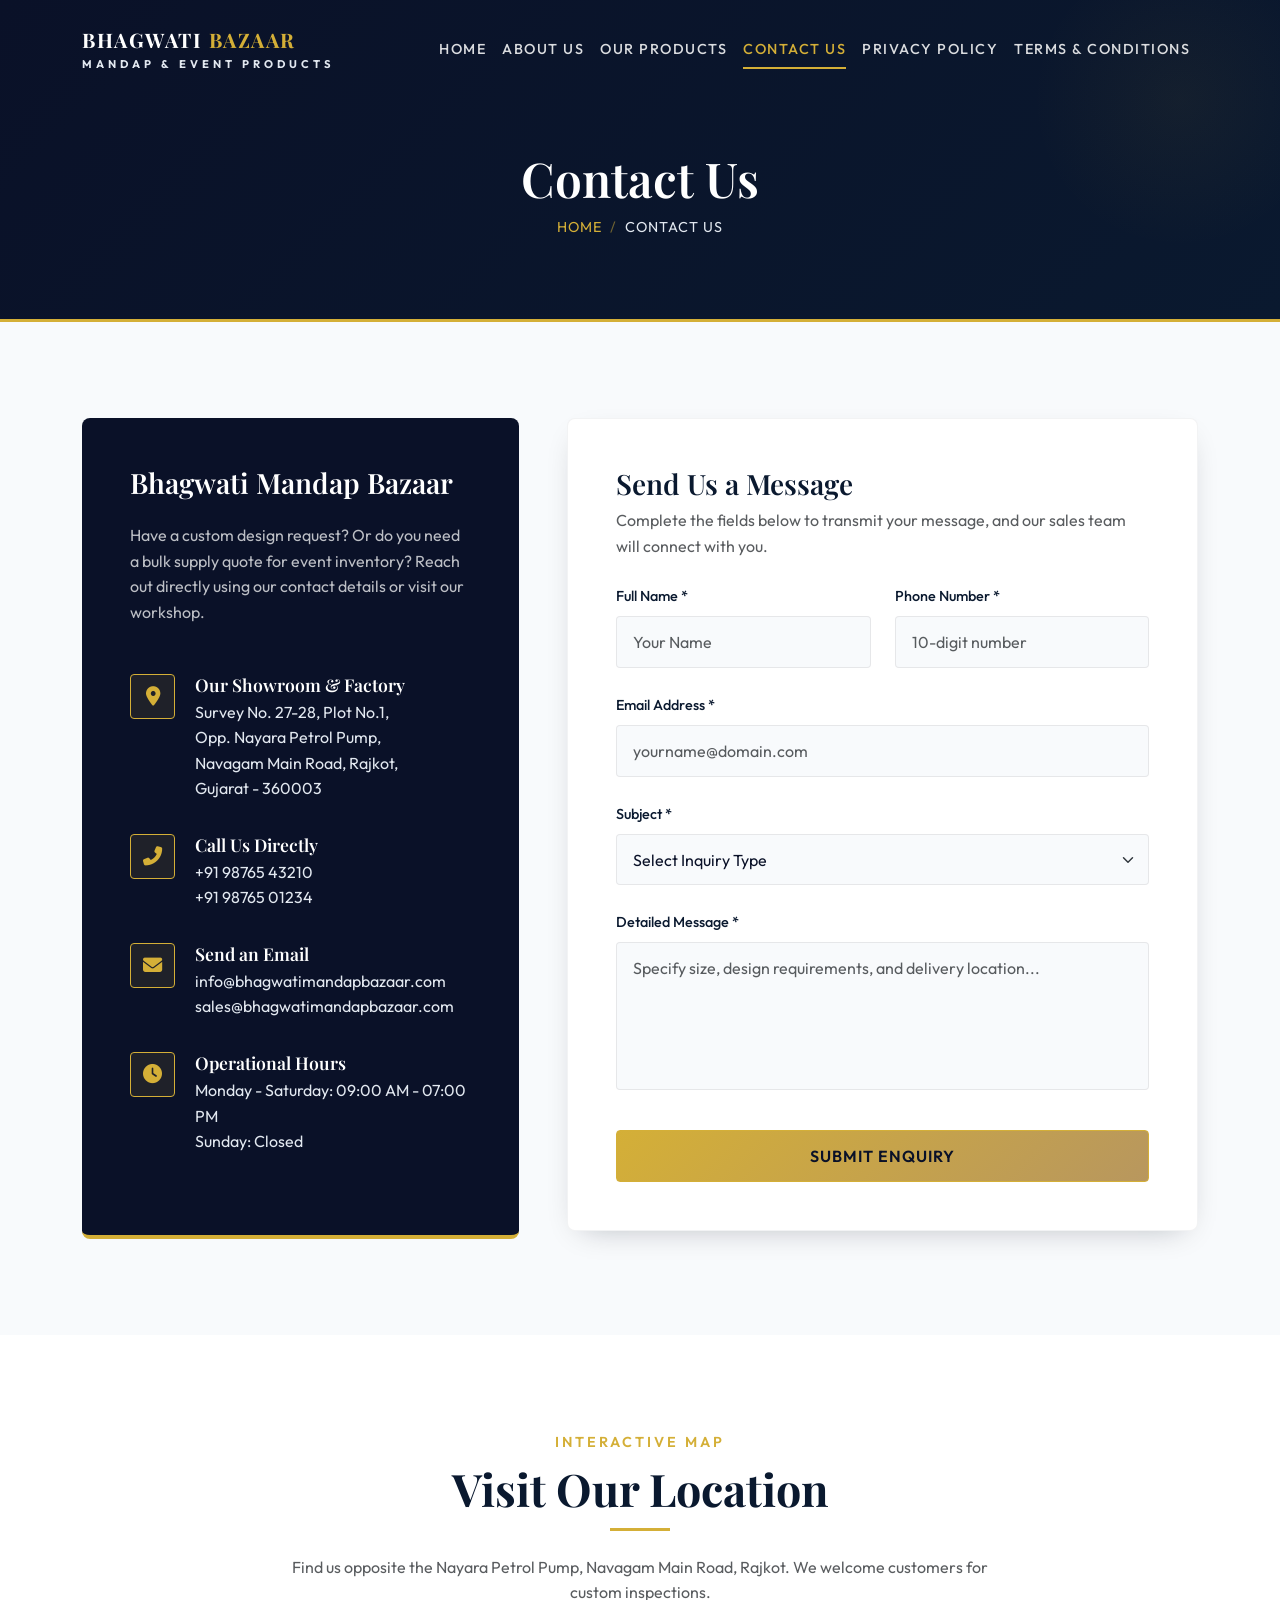
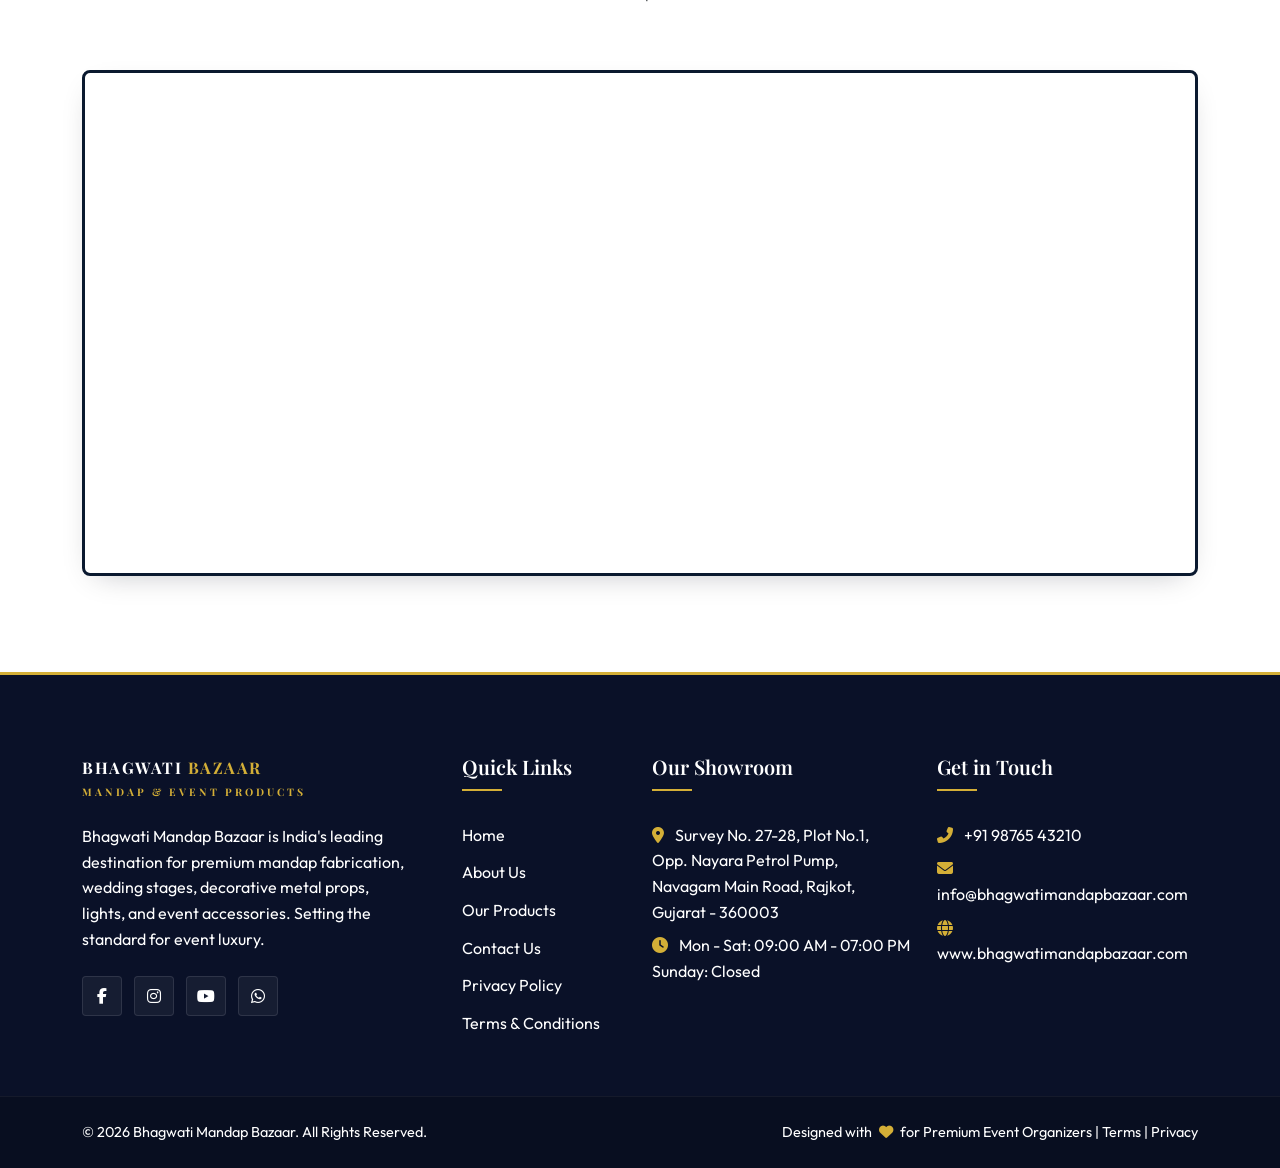
<file: bhagwati mandap bazaar/contact.html>
<!DOCTYPE html>
<html lang="en">
<head>
    <meta charset="UTF-8">
    <meta name="viewport" content="width=device-width, initial-scale=1.0">
    <title>Contact Us | Bhagwati Mandap Bazaar</title>
    <meta name="description" content="Get in touch with Bhagwati Mandap Bazaar in Rajkot, Gujarat. Contact details, office address, map location, and simple contact form.">
    <meta name="keywords" content="Bhagwati Mandap Bazaar Contact, Mandap Supplier Rajkot Phone, Wedding Props Wholesale Address">
    
    <!-- Open Graph / Facebook -->
    <meta property="og:type" content="website">
    <meta property="og:url" content="https://bhagwatimandapbazaar.com/contact.html">
    <meta property="og:title" content="Contact Us | Bhagwati Mandap Bazaar">
    <meta property="og:description" content="Get in touch with Bhagwati Mandap Bazaar. Contact details, office address, map location, and simple contact form.">
    <meta property="og:image" content="images/hero-bg.png">

    <!-- Bootstrap 5 CSS -->
    <link href="https://cdn.jsdelivr.net/npm/bootstrap@5.3.2/dist/css/bootstrap.min.css" rel="stylesheet">
    <!-- Font Awesome Icons -->
    <link href="https://cdnjs.cloudflare.com/ajax/libs/font-awesome/6.4.2/css/all.min.css" rel="stylesheet">
    <!-- Custom CSS -->
    <link href="css/style.css" rel="stylesheet">
</head>
<body>

    <!-- Header Navigation -->
    <nav class="navbar navbar-expand-lg navbar-dark fixed-top navbar-scrolled">
        <div class="container">
            <a class="navbar-brand" href="index.html">
                BHAGWATI<span> BAZAAR</span>
                <span class="logo-sub">Mandap & Event Products</span>
            </a>
            <button class="navbar-toggler" type="button" data-bs-toggle="collapse" data-bs-target="#mainNavbar" aria-controls="mainNavbar" aria-expanded="false" aria-label="Toggle navigation">
                <span class="navbar-toggler-icon"></span>
            </button>
            <div class="collapse navbar-collapse" id="mainNavbar">
                <ul class="navbar-nav ms-auto mb-2 mb-lg-0">
                    <li class="nav-item">
                        <a class="nav-link" href="index.html">Home</a>
                    </li>
                    <li class="nav-item">
                        <a class="nav-link" href="about.html">About Us</a>
                    </li>
                    <li class="nav-item">
                        <a class="nav-link" href="products.html">Our Products</a>
                    </li>
                    <li class="nav-item">
                        <a class="nav-link active" href="contact.html">Contact Us</a>
                    </li>
                    <li class="nav-item">
                        <a class="nav-link" href="privacy-policy.html">Privacy Policy</a>
                    </li>
                    <li class="nav-item">
                        <a class="nav-link" href="terms.html">Terms & Conditions</a>
                    </li>
                </ul>
            </div>
        </div>
    </nav>

    <!-- Page Header -->
    <header class="page-header text-center">
        <div class="container">
            <h1 class="animate-on-scroll">Contact Us</h1>
            <nav aria-label="breadcrumb" class="animate-on-scroll delay-100">
                <ol class="breadcrumb justify-content-center">
                    <li class="breadcrumb-item"><a href="index.html">Home</a></li>
                    <li class="breadcrumb-item active" aria-current="page">Contact Us</li>
                </ol>
            </nav>
        </div>
    </header>

    <!-- Contact Content Section -->
    <section class="py-5 bg-light-custom">
        <div class="container py-5">
            <div class="row g-5">
                <!-- Info Column -->
                <div class="col-lg-5 animate-on-scroll">
                    <div class="contact-info-card">
                        <h3 class="font-family-heading mb-4 text-white">Bhagwati Mandap Bazaar</h3>
                        <p class="text-light opacity-75 mb-5">Have a custom design request? Or do you need a bulk supply quote for event inventory? Reach out directly using our contact details or visit our workshop.</p>
                        
                        <div class="contact-info-item">
                            <div class="contact-info-icon">
                                <i class="fas fa-map-marker-alt"></i>
                            </div>
                            <div class="contact-info-details">
                                <h5>Our Showroom & Factory</h5>
                                <p>Survey No. 27-28, Plot No.1,<br>
                                Opp. Nayara Petrol Pump,<br>
                                Navagam Main Road, Rajkot,<br>
                                Gujarat - 360003</p>
                            </div>
                        </div>

                        <div class="contact-info-item">
                            <div class="contact-info-icon">
                                <i class="fas fa-phone-alt"></i>
                            </div>
                            <div class="contact-info-details">
                                <h5>Call Us Directly</h5>
                                <p><a href="tel:+919876543210">+91 98765 43210</a></p>
                                <p><a href="tel:+919876501234">+91 98765 01234</a></p>
                            </div>
                        </div>

                        <div class="contact-info-item">
                            <div class="contact-info-icon">
                                <i class="fas fa-envelope"></i>
                            </div>
                            <div class="contact-info-details">
                                <h5>Send an Email</h5>
                                <p><a href="mailto:info@bhagwatimandapbazaar.com">info@bhagwatimandapbazaar.com</a></p>
                                <p><a href="mailto:sales@bhagwatimandapbazaar.com">sales@bhagwatimandapbazaar.com</a></p>
                            </div>
                        </div>

                        <div class="contact-info-item">
                            <div class="contact-info-icon">
                                <i class="fas fa-clock"></i>
                            </div>
                            <div class="contact-info-details">
                                <h5>Operational Hours</h5>
                                <p>Monday - Saturday: 09:00 AM - 07:00 PM</p>
                                <p>Sunday: Closed</p>
                            </div>
                        </div>
                    </div>
                </div>

                <!-- Form Column -->
                <div class="col-lg-7 animate-on-scroll delay-200">
                    <div class="contact-form-wrapper">
                        <h3 class="font-family-heading mb-2 text-navy-deep">Send Us a Message</h3>
                        <p class="text-muted mb-4">Complete the fields below to transmit your message, and our sales team will connect with you.</p>
                        
                        <form id="contactForm" class="needs-validation" novalidate>
                            <div class="row">
                                <div class="col-md-6">
                                    <div class="form-group">
                                        <label for="formName" class="form-label">Full Name *</label>
                                        <input type="text" class="form-control" id="formName" placeholder="Your Name" required>
                                        <div class="invalid-feedback">Please enter your name.</div>
                                    </div>
                                </div>
                                <div class="col-md-6">
                                    <div class="form-group">
                                        <label for="formPhone" class="form-label">Phone Number *</label>
                                        <input type="tel" class="form-control" id="formPhone" placeholder="10-digit number" pattern="[0-9]{10}" required>
                                        <div class="invalid-feedback">Please enter a valid 10-digit phone number.</div>
                                    </div>
                                </div>
                            </div>
                            
                            <div class="form-group">
                                <label for="formEmail" class="form-label">Email Address *</label>
                                <input type="email" class="form-control" id="formEmail" placeholder="yourname@domain.com" required>
                                <div class="invalid-feedback">Please enter a valid email address.</div>
                            </div>

                            <div class="form-group">
                                <label for="formSubject" class="form-label">Subject *</label>
                                <select class="form-select form-control" id="formSubject" required>
                                    <option value="" disabled selected>Select Inquiry Type</option>
                                    <option value="wholesale">Wholesale Mandap Purchase</option>
                                    <option value="custom">Custom Fabrication Request</option>
                                    <option value="rentals">Event Props & Accessories</option>
                                    <option value="other">General Business Inquiry</option>
                                </select>
                                <div class="invalid-feedback">Please select an inquiry type.</div>
                            </div>

                            <div class="form-group">
                                <label for="formMessage" class="form-label">Detailed Message *</label>
                                <textarea class="form-control" id="formMessage" rows="5" placeholder="Specify size, design requirements, and delivery location..." required></textarea>
                                <div class="invalid-feedback">Please write down details of your requirement.</div>
                            </div>

                            <button type="submit" class="btn btn-gold w-100 mt-3">SUBMIT ENQUIRY</button>
                        </form>
                    </div>
                </div>
            </div>
        </div>
    </section>

    <!-- Maps Embed Section -->
    <section class="py-5 bg-white">
        <div class="container py-5">
            <div class="text-center section-title-wrapper animate-on-scroll">
                <span class="section-subtitle">Interactive Map</span>
                <h2 class="section-title">Visit Our Location</h2>
                <p class="text-muted col-md-8 mx-auto mt-2">Find us opposite the Nayara Petrol Pump, Navagam Main Road, Rajkot. We welcome customers for custom inspections.</p>
            </div>
            
            <div class="row justify-content-center">
                <div class="col-lg-12 animate-on-scroll">
                    <div class="map-container">
                        <iframe 
                            src="https://www.google.com/maps/embed?pb=!1m18!1m12!1m3!1d3691.037145781358!2d70.82613117596541!3d22.314418642398565!2m3!1f0!2f0!3f0!3m2!1i1024!2i768!4f13.1!3m3!1m2!1s0x3959b58afdb1fd71%3A0xe54d994d50eb6a70!2sNavagam%20Main%20Rd%2C%20Rajkot%2C%20Gujarat!5e0!3m2!1sen!2sin!4v1716124500000!5m2!1sen!2sin" 
                            width="100%" 
                            height="500" 
                            style="border:0; display:block;" 
                            allowfullscreen="" 
                            loading="lazy" 
                            referrerpolicy="no-referrer-when-downgrade">
                        </iframe>
                    </div>
                </div>
            </div>
        </div>
    </section>

    <!-- Footer -->
    <footer class="footer">
        <div class="footer-top">
            <div class="container">
                <div class="row g-4">
                    <div class="col-lg-4 col-md-6">
                        <a class="navbar-brand footer-brand text-white mb-3 d-inline-block" href="index.html">
                            BHAGWATI<span> BAZAAR</span>
                            <span class="footer-logo-sub">Mandap & Event Products</span>
                        </a>
                        <p class="text-muted pe-lg-4 mt-2">Bhagwati Mandap Bazaar is India's leading destination for premium mandap fabrication, wedding stages, decorative metal props, lights, and event accessories. Setting the standard for event luxury.</p>
                        <div class="footer-social-icons">
                            <a href="#" class="footer-social-icon"><i class="fab fa-facebook-f"></i></a>
                            <a href="#" class="footer-social-icon"><i class="fab fa-instagram"></i></a>
                            <a href="#" class="footer-social-icon"><i class="fab fa-youtube"></i></a>
                            <a href="#" class="footer-social-icon"><i class="fab fa-whatsapp"></i></a>
                        </div>
                    </div>
                    
                    <div class="col-lg-2 col-md-6">
                        <h5 class="text-white">Quick Links</h5>
                        <ul class="footer-links">
                            <li><a href="index.html">Home</a></li>
                            <li><a href="about.html">About Us</a></li>
                            <li><a href="products.html">Our Products</a></li>
                            <li><a href="contact.html">Contact Us</a></li>
                            <li><a href="privacy-policy.html">Privacy Policy</a></li>
                            <li><a href="terms.html">Terms & Conditions</a></li>
                        </ul>
                    </div>
                    
                    <div class="col-lg-3 col-md-6">
                        <h5 class="text-white">Our Showroom</h5>
                        <p class="text-muted mb-2">
                            <i class="fas fa-map-marker-alt text-gold me-2"></i>
                            Survey No. 27-28, Plot No.1,<br>
                            Opp. Nayara Petrol Pump,<br>
                            Navagam Main Road, Rajkot,<br>
                            Gujarat - 360003
                        </p>
                        <p class="text-muted">
                            <i class="fas fa-clock text-gold me-2"></i>
                            Mon - Sat: 09:00 AM - 07:00 PM<br>
                            Sunday: Closed
                        </p>
                    </div>
                    
                    <div class="col-lg-3 col-md-6">
                        <h5 class="text-white">Get in Touch</h5>
                        <p class="text-muted mb-2">
                            <i class="fas fa-phone-alt text-gold me-2"></i>
                            <a href="tel:+919876543210" class="text-muted text-decoration-none">+91 98765 43210</a>
                        </p>
                        <p class="text-muted mb-2">
                            <i class="fas fa-envelope text-gold me-2"></i>
                            <a href="mailto:info@bhagwatimandapbazaar.com" class="text-muted text-decoration-none">info@bhagwatimandapbazaar.com</a>
                        </p>
                        <p class="text-muted">
                            <i class="fas fa-globe text-gold me-2"></i>
                            <a href="https://bhagwatimandapbazaar.com" class="text-muted text-decoration-none">www.bhagwatimandapbazaar.com</a>
                        </p>
                    </div>
                </div>
            </div>
        </div>
        
        <div class="footer-bottom">
            <div class="container text-center">
                <div class="row align-items-center">
                    <div class="col-md-6 text-md-start mb-3 mb-md-0">
                        <p>&copy; 2026 Bhagwati Mandap Bazaar. All Rights Reserved.</p>
                    </div>
                    <div class="col-md-6 text-md-end">
                        <p>Designed with <i class="fas fa-heart text-gold mx-1"></i> for Premium Event Organizers | <a href="terms.html">Terms</a> | <a href="privacy-policy.html">Privacy</a></p>
                    </div>
                </div>
            </div>
        </div>
    </footer>

    <!-- Bootstrap Bundle with Popper JS -->
    <script src="https://cdn.jsdelivr.net/npm/bootstrap@5.3.2/dist/js/bootstrap.bundle.min.js"></script>
    <!-- Custom Script -->
    <script src="js/script.js"></script>
</body>
</html>
</file>
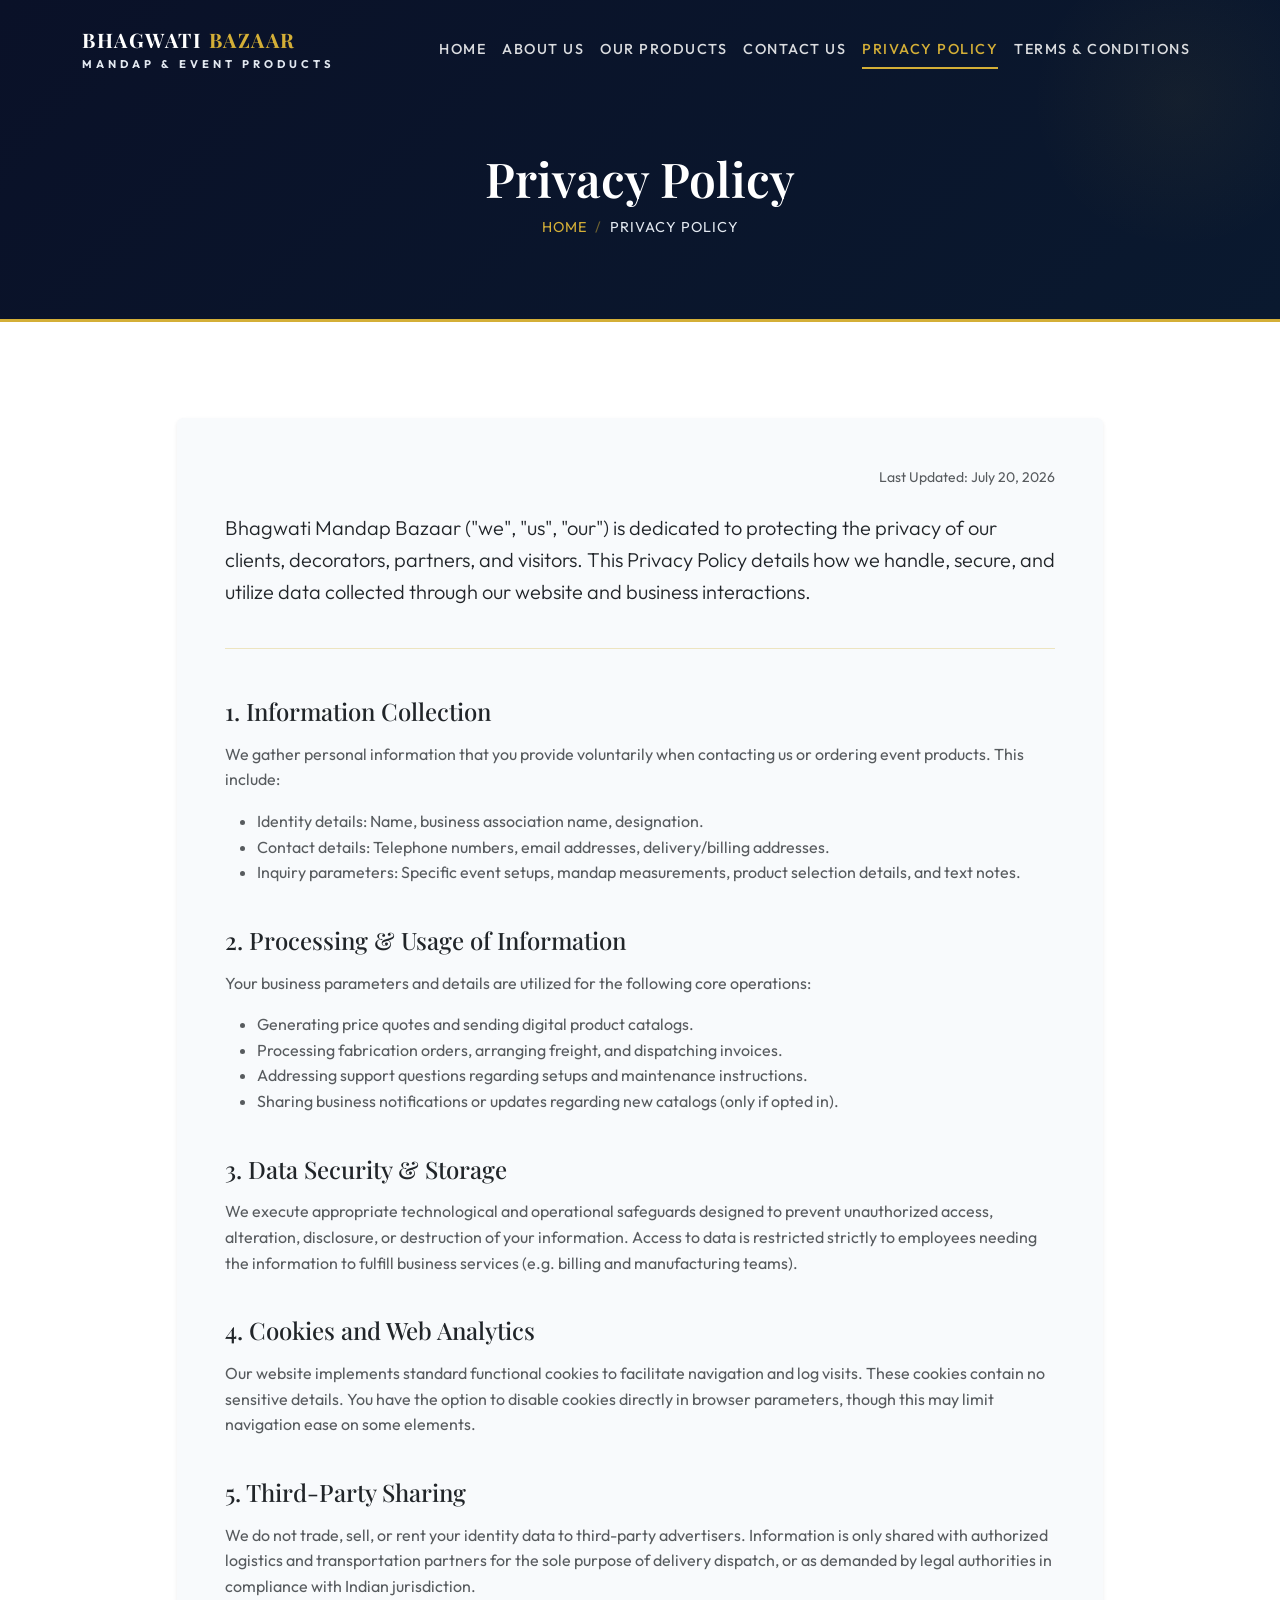
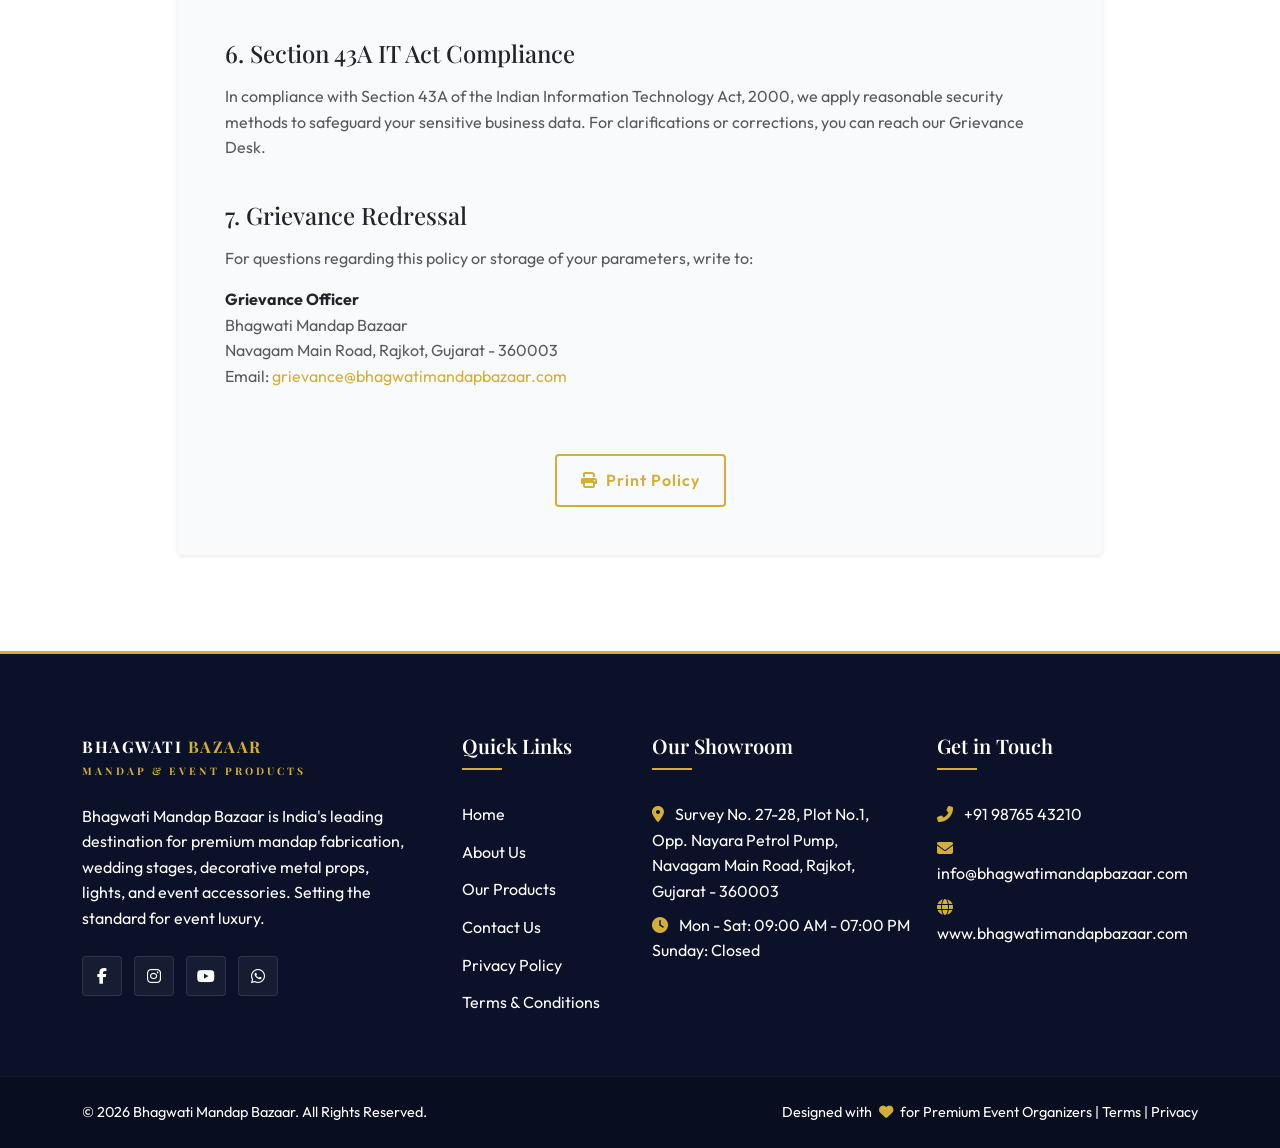
<file: bhagwati mandap bazaar/privacy-policy.html>
<!DOCTYPE html>
<html lang="en">
<head>
    <meta charset="UTF-8">
    <meta name="viewport" content="width=device-width, initial-scale=1.0">
    <title>Privacy Policy | Bhagwati Mandap Bazaar</title>
    <meta name="description" content="Privacy Policy for Bhagwati Mandap Bazaar. Read about how we collect, protect, and use your business and personal details.">
    <meta name="keywords" content="Bhagwati Mandap Privacy Policy, Indian business privacy statements">
    
    <!-- Open Graph / Facebook -->
    <meta property="og:type" content="website">
    <meta property="og:url" content="https://bhagwatimandapbazaar.com/privacy-policy.html">
    <meta property="og:title" content="Privacy Policy | Bhagwati Mandap Bazaar">
    <meta property="og:description" content="Privacy Policy for Bhagwati Mandap Bazaar. Read about how we collect, protect, and use your business and personal details.">
    <meta property="og:image" content="images/hero-bg.png">

    <!-- Bootstrap 5 CSS -->
    <link href="https://cdn.jsdelivr.net/npm/bootstrap@5.3.2/dist/css/bootstrap.min.css" rel="stylesheet">
    <!-- Font Awesome Icons -->
    <link href="https://cdnjs.cloudflare.com/ajax/libs/font-awesome/6.4.2/css/all.min.css" rel="stylesheet">
    <!-- Custom CSS -->
    <link href="css/style.css" rel="stylesheet">
</head>
<body>

    <!-- Header Navigation -->
    <nav class="navbar navbar-expand-lg navbar-dark fixed-top navbar-scrolled">
        <div class="container">
            <a class="navbar-brand" href="index.html">
                BHAGWATI<span> BAZAAR</span>
                <span class="logo-sub">Mandap & Event Products</span>
            </a>
            <button class="navbar-toggler" type="button" data-bs-toggle="collapse" data-bs-target="#mainNavbar" aria-controls="mainNavbar" aria-expanded="false" aria-label="Toggle navigation">
                <span class="navbar-toggler-icon"></span>
            </button>
            <div class="collapse navbar-collapse" id="mainNavbar">
                <ul class="navbar-nav ms-auto mb-2 mb-lg-0">
                    <li class="nav-item">
                        <a class="nav-link" href="index.html">Home</a>
                    </li>
                    <li class="nav-item">
                        <a class="nav-link" href="about.html">About Us</a>
                    </li>
                    <li class="nav-item">
                        <a class="nav-link" href="products.html">Our Products</a>
                    </li>
                    <li class="nav-item">
                        <a class="nav-link" href="contact.html">Contact Us</a>
                    </li>
                    <li class="nav-item">
                        <a class="nav-link active" href="privacy-policy.html">Privacy Policy</a>
                    </li>
                    <li class="nav-item">
                        <a class="nav-link" href="terms.html">Terms & Conditions</a>
                    </li>
                </ul>
            </div>
        </div>
    </nav>

    <!-- Page Header -->
    <header class="page-header text-center">
        <div class="container">
            <h1 class="animate-on-scroll">Privacy Policy</h1>
            <nav aria-label="breadcrumb" class="animate-on-scroll delay-100">
                <ol class="breadcrumb justify-content-center">
                    <li class="breadcrumb-item"><a href="index.html">Home</a></li>
                    <li class="breadcrumb-item active" aria-current="page">Privacy Policy</li>
                </ol>
            </nav>
        </div>
    </header>

    <!-- Content Section -->
    <section class="py-5 bg-white">
        <div class="container py-5">
            <div class="row justify-content-center">
                <div class="col-lg-10 animate-on-scroll">
                    <div class="card border-0 shadow-sm p-4 p-md-5 bg-light-custom">
                        <p class="text-muted text-end small mb-4">Last Updated: July 20, 2026</p>
                        
                        <p class="lead text-navy-deep">Bhagwati Mandap Bazaar ("we", "us", "our") is dedicated to protecting the privacy of our clients, decorators, partners, and visitors. This Privacy Policy details how we handle, secure, and utilize data collected through our website and business interactions.</p>
                        
                        <hr class="my-4" style="border-top: 1px solid var(--gold-primary); opacity: 0.3;">

                        <h3 class="h4 text-navy-deep mt-4 mb-3">1. Information Collection</h3>
                        <p class="text-muted">We gather personal information that you provide voluntarily when contacting us or ordering event products. This include:</p>
                        <ul class="text-muted">
                            <li>Identity details: Name, business association name, designation.</li>
                            <li>Contact details: Telephone numbers, email addresses, delivery/billing addresses.</li>
                            <li>Inquiry parameters: Specific event setups, mandap measurements, product selection details, and text notes.</li>
                        </ul>

                        <h3 class="h4 text-navy-deep mt-4 mb-3">2. Processing & Usage of Information</h3>
                        <p class="text-muted">Your business parameters and details are utilized for the following core operations:</p>
                        <ul class="text-muted">
                            <li>Generating price quotes and sending digital product catalogs.</li>
                            <li>Processing fabrication orders, arranging freight, and dispatching invoices.</li>
                            <li>Addressing support questions regarding setups and maintenance instructions.</li>
                            <li>Sharing business notifications or updates regarding new catalogs (only if opted in).</li>
                        </ul>

                        <h3 class="h4 text-navy-deep mt-4 mb-3">3. Data Security & Storage</h3>
                        <p class="text-muted">We execute appropriate technological and operational safeguards designed to prevent unauthorized access, alteration, disclosure, or destruction of your information. Access to data is restricted strictly to employees needing the information to fulfill business services (e.g. billing and manufacturing teams).</p>

                        <h3 class="h4 text-navy-deep mt-4 mb-3">4. Cookies and Web Analytics</h3>
                        <p class="text-muted">Our website implements standard functional cookies to facilitate navigation and log visits. These cookies contain no sensitive details. You have the option to disable cookies directly in browser parameters, though this may limit navigation ease on some elements.</p>

                        <h3 class="h4 text-navy-deep mt-4 mb-3">5. Third-Party Sharing</h3>
                        <p class="text-muted">We do not trade, sell, or rent your identity data to third-party advertisers. Information is only shared with authorized logistics and transportation partners for the sole purpose of delivery dispatch, or as demanded by legal authorities in compliance with Indian jurisdiction.</p>

                        <h3 class="h4 text-navy-deep mt-4 mb-3">6. Section 43A IT Act Compliance</h3>
                        <p class="text-muted">In compliance with Section 43A of the Indian Information Technology Act, 2000, we apply reasonable security methods to safeguard your sensitive business data. For clarifications or corrections, you can reach our Grievance Desk.</p>

                        <h3 class="h4 text-navy-deep mt-4 mb-3">7. Grievance Redressal</h3>
                        <p class="text-muted">For questions regarding this policy or storage of your parameters, write to:</p>
                        <p class="text-navy-deep fw-bold mb-0">Grievance Officer</p>
                        <p class="text-muted mb-0">Bhagwati Mandap Bazaar</p>
                        <p class="text-muted mb-0">Navagam Main Road, Rajkot, Gujarat - 360003</p>
                        <p class="text-muted">Email: <a href="mailto:grievance@bhagwatimandapbazaar.com" class="text-gold text-decoration-none">grievance@bhagwatimandapbazaar.com</a></p>

                        <div class="text-center mt-5">
                            <button onclick="window.print()" class="btn btn-outline-gold px-4"><i class="fas fa-print me-2"></i>Print Policy</button>
                        </div>
                    </div>
                </div>
            </div>
        </div>
    </section>

    <!-- Footer -->
    <footer class="footer">
        <div class="footer-top">
            <div class="container">
                <div class="row g-4">
                    <div class="col-lg-4 col-md-6">
                        <a class="navbar-brand footer-brand text-white mb-3 d-inline-block" href="index.html">
                            BHAGWATI<span> BAZAAR</span>
                            <span class="footer-logo-sub">Mandap & Event Products</span>
                        </a>
                        <p class="text-muted pe-lg-4 mt-2">Bhagwati Mandap Bazaar is India's leading destination for premium mandap fabrication, wedding stages, decorative metal props, lights, and event accessories. Setting the standard for event luxury.</p>
                        <div class="footer-social-icons">
                            <a href="#" class="footer-social-icon"><i class="fab fa-facebook-f"></i></a>
                            <a href="#" class="footer-social-icon"><i class="fab fa-instagram"></i></a>
                            <a href="#" class="footer-social-icon"><i class="fab fa-youtube"></i></a>
                            <a href="#" class="footer-social-icon"><i class="fab fa-whatsapp"></i></a>
                        </div>
                    </div>
                    
                    <div class="col-lg-2 col-md-6">
                        <h5 class="text-white">Quick Links</h5>
                        <ul class="footer-links">
                            <li><a href="index.html">Home</a></li>
                            <li><a href="about.html">About Us</a></li>
                            <li><a href="products.html">Our Products</a></li>
                            <li><a href="contact.html">Contact Us</a></li>
                            <li><a href="privacy-policy.html">Privacy Policy</a></li>
                            <li><a href="terms.html">Terms & Conditions</a></li>
                        </ul>
                    </div>
                    
                    <div class="col-lg-3 col-md-6">
                        <h5 class="text-white">Our Showroom</h5>
                        <p class="text-muted mb-2">
                            <i class="fas fa-map-marker-alt text-gold me-2"></i>
                            Survey No. 27-28, Plot No.1,<br>
                            Opp. Nayara Petrol Pump,<br>
                            Navagam Main Road, Rajkot,<br>
                            Gujarat - 360003
                        </p>
                        <p class="text-muted">
                            <i class="fas fa-clock text-gold me-2"></i>
                            Mon - Sat: 09:00 AM - 07:00 PM<br>
                            Sunday: Closed
                        </p>
                    </div>
                    
                    <div class="col-lg-3 col-md-6">
                        <h5 class="text-white">Get in Touch</h5>
                        <p class="text-muted mb-2">
                            <i class="fas fa-phone-alt text-gold me-2"></i>
                            <a href="tel:+919876543210" class="text-muted text-decoration-none">+91 98765 43210</a>
                        </p>
                        <p class="text-muted mb-2">
                            <i class="fas fa-envelope text-gold me-2"></i>
                            <a href="mailto:info@bhagwatimandapbazaar.com" class="text-muted text-decoration-none">info@bhagwatimandapbazaar.com</a>
                        </p>
                        <p class="text-muted">
                            <i class="fas fa-globe text-gold me-2"></i>
                            <a href="https://bhagwatimandapbazaar.com" class="text-muted text-decoration-none">www.bhagwatimandapbazaar.com</a>
                        </p>
                    </div>
                </div>
            </div>
        </div>
        
        <div class="footer-bottom">
            <div class="container text-center">
                <div class="row align-items-center">
                    <div class="col-md-6 text-md-start mb-3 mb-md-0">
                        <p>&copy; 2026 Bhagwati Mandap Bazaar. All Rights Reserved.</p>
                    </div>
                    <div class="col-md-6 text-md-end">
                        <p>Designed with <i class="fas fa-heart text-gold mx-1"></i> for Premium Event Organizers | <a href="terms.html">Terms</a> | <a href="privacy-policy.html">Privacy</a></p>
                    </div>
                </div>
            </div>
        </div>
    </footer>

    <!-- Bootstrap Bundle with Popper JS -->
    <script src="https://cdn.jsdelivr.net/npm/bootstrap@5.3.2/dist/js/bootstrap.bundle.min.js"></script>
    <!-- Custom Script -->
    <script src="js/script.js"></script>
</body>
</html>
</file>
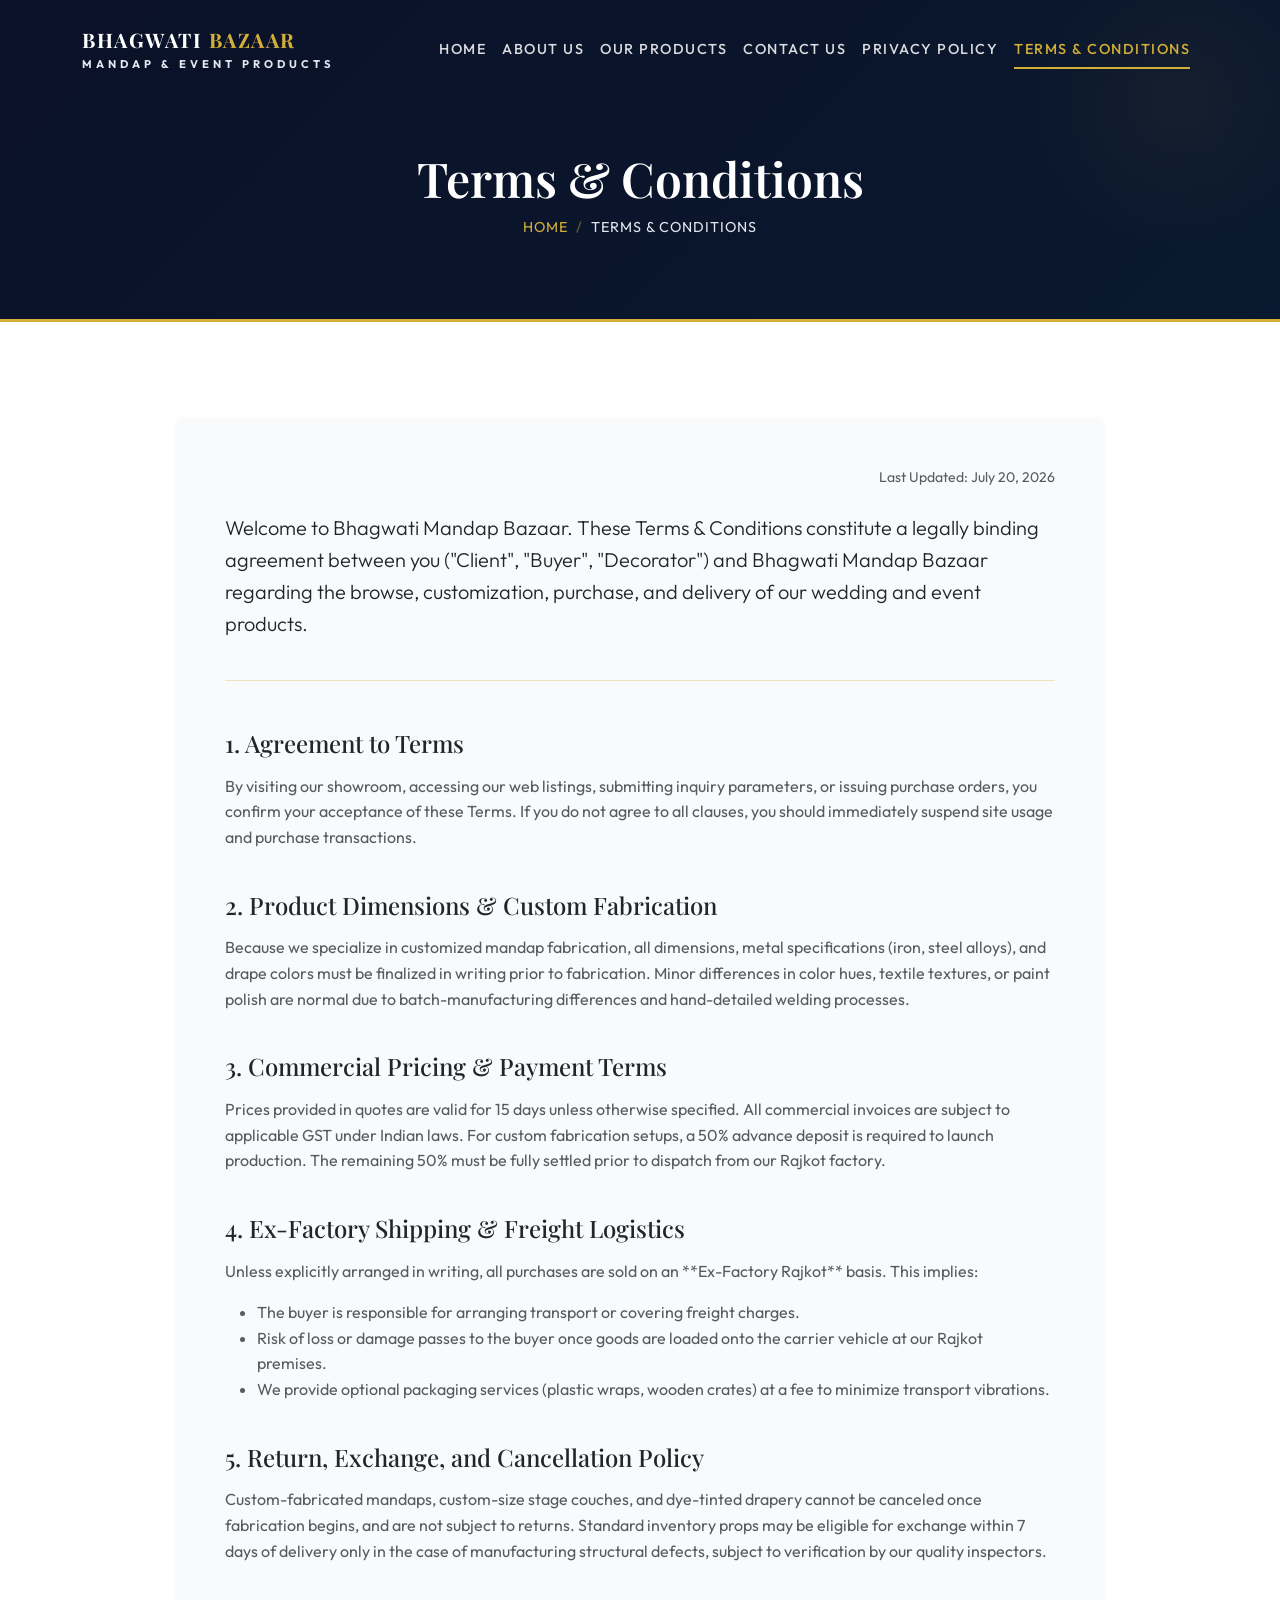
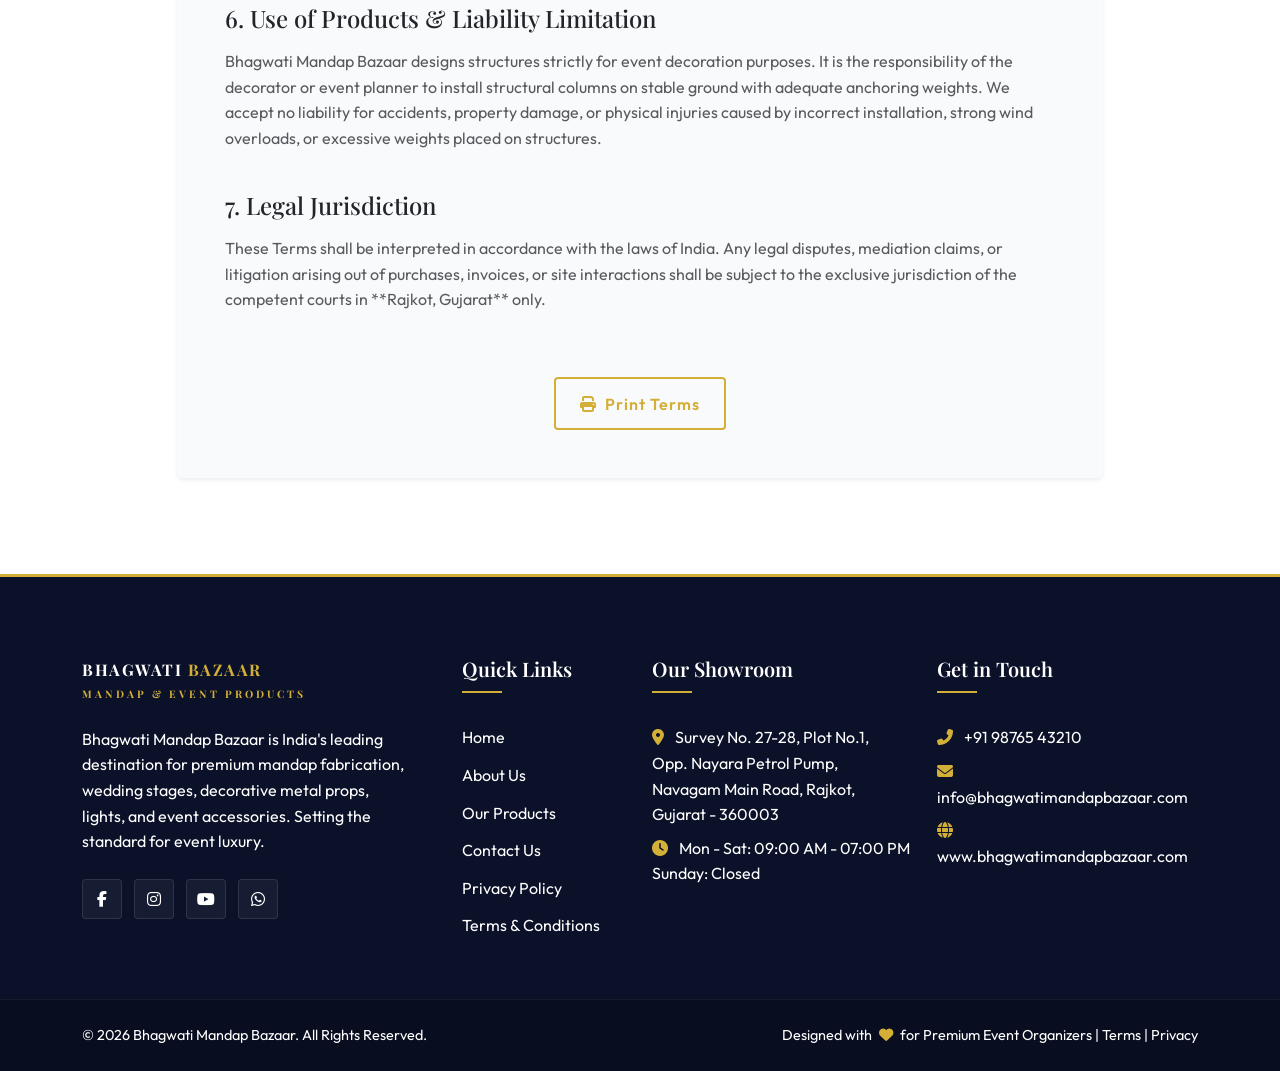
<file: bhagwati mandap bazaar/terms.html>
<!DOCTYPE html>
<html lang="en">
<head>
    <meta charset="UTF-8">
    <meta name="viewport" content="width=device-width, initial-scale=1.0">
    <title>Terms & Conditions | Bhagwati Mandap Bazaar</title>
    <meta name="description" content="Terms and Conditions of service for Bhagwati Mandap Bazaar. Read our commercial rules, order processing, shipping, and jurisdiction clauses.">
    <meta name="keywords" content="Bhagwati Mandap Terms of Service, Business terms Rajkot court jurisdiction">
    
    <!-- Open Graph / Facebook -->
    <meta property="og:type" content="website">
    <meta property="og:url" content="https://bhagwatimandapbazaar.com/terms.html">
    <meta property="og:title" content="Terms & Conditions | Bhagwati Mandap Bazaar">
    <meta property="og:description" content="Terms and Conditions of service for Bhagwati Mandap Bazaar. Read our commercial rules, order processing, shipping, and jurisdiction clauses.">
    <meta property="og:image" content="images/hero-bg.png">

    <!-- Bootstrap 5 CSS -->
    <link href="https://cdn.jsdelivr.net/npm/bootstrap@5.3.2/dist/css/bootstrap.min.css" rel="stylesheet">
    <!-- Font Awesome Icons -->
    <link href="https://cdnjs.cloudflare.com/ajax/libs/font-awesome/6.4.2/css/all.min.css" rel="stylesheet">
    <!-- Custom CSS -->
    <link href="css/style.css" rel="stylesheet">
</head>
<body>

    <!-- Header Navigation -->
    <nav class="navbar navbar-expand-lg navbar-dark fixed-top navbar-scrolled">
        <div class="container">
            <a class="navbar-brand" href="index.html">
                BHAGWATI<span> BAZAAR</span>
                <span class="logo-sub">Mandap & Event Products</span>
            </a>
            <button class="navbar-toggler" type="button" data-bs-toggle="collapse" data-bs-target="#mainNavbar" aria-controls="mainNavbar" aria-expanded="false" aria-label="Toggle navigation">
                <span class="navbar-toggler-icon"></span>
            </button>
            <div class="collapse navbar-collapse" id="mainNavbar">
                <ul class="navbar-nav ms-auto mb-2 mb-lg-0">
                    <li class="nav-item">
                        <a class="nav-link" href="index.html">Home</a>
                    </li>
                    <li class="nav-item">
                        <a class="nav-link" href="about.html">About Us</a>
                    </li>
                    <li class="nav-item">
                        <a class="nav-link" href="products.html">Our Products</a>
                    </li>
                    <li class="nav-item">
                        <a class="nav-link" href="contact.html">Contact Us</a>
                    </li>
                    <li class="nav-item">
                        <a class="nav-link" href="privacy-policy.html">Privacy Policy</a>
                    </li>
                    <li class="nav-item">
                        <a class="nav-link active" href="terms.html">Terms & Conditions</a>
                    </li>
                </ul>
            </div>
        </div>
    </nav>

    <!-- Page Header -->
    <header class="page-header text-center">
        <div class="container">
            <h1 class="animate-on-scroll">Terms & Conditions</h1>
            <nav aria-label="breadcrumb" class="animate-on-scroll delay-100">
                <ol class="breadcrumb justify-content-center">
                    <li class="breadcrumb-item"><a href="index.html">Home</a></li>
                    <li class="breadcrumb-item active" aria-current="page">Terms & Conditions</li>
                </ol>
            </nav>
        </div>
    </header>

    <!-- Content Section -->
    <section class="py-5 bg-white">
        <div class="container py-5">
            <div class="row justify-content-center">
                <div class="col-lg-10 animate-on-scroll">
                    <div class="card border-0 shadow-sm p-4 p-md-5 bg-light-custom">
                        <p class="text-muted text-end small mb-4">Last Updated: July 20, 2026</p>
                        
                        <p class="lead text-navy-deep">Welcome to Bhagwati Mandap Bazaar. These Terms & Conditions constitute a legally binding agreement between you ("Client", "Buyer", "Decorator") and Bhagwati Mandap Bazaar regarding the browse, customization, purchase, and delivery of our wedding and event products.</p>
                        
                        <hr class="my-4" style="border-top: 1px solid var(--gold-primary); opacity: 0.3;">

                        <h3 class="h4 text-navy-deep mt-4 mb-3">1. Agreement to Terms</h3>
                        <p class="text-muted">By visiting our showroom, accessing our web listings, submitting inquiry parameters, or issuing purchase orders, you confirm your acceptance of these Terms. If you do not agree to all clauses, you should immediately suspend site usage and purchase transactions.</p>

                        <h3 class="h4 text-navy-deep mt-4 mb-3">2. Product Dimensions & Custom Fabrication</h3>
                        <p class="text-muted">Because we specialize in customized mandap fabrication, all dimensions, metal specifications (iron, steel alloys), and drape colors must be finalized in writing prior to fabrication. Minor differences in color hues, textile textures, or paint polish are normal due to batch-manufacturing differences and hand-detailed welding processes.</p>

                        <h3 class="h4 text-navy-deep mt-4 mb-3">3. Commercial Pricing & Payment Terms</h3>
                        <p class="text-muted">Prices provided in quotes are valid for 15 days unless otherwise specified. All commercial invoices are subject to applicable GST under Indian laws. For custom fabrication setups, a 50% advance deposit is required to launch production. The remaining 50% must be fully settled prior to dispatch from our Rajkot factory.</p>

                        <h3 class="h4 text-navy-deep mt-4 mb-3">4. Ex-Factory Shipping & Freight Logistics</h3>
                        <p class="text-muted">Unless explicitly arranged in writing, all purchases are sold on an **Ex-Factory Rajkot** basis. This implies:</p>
                        <ul class="text-muted">
                            <li>The buyer is responsible for arranging transport or covering freight charges.</li>
                            <li>Risk of loss or damage passes to the buyer once goods are loaded onto the carrier vehicle at our Rajkot premises.</li>
                            <li>We provide optional packaging services (plastic wraps, wooden crates) at a fee to minimize transport vibrations.</li>
                        </ul>

                        <h3 class="h4 text-navy-deep mt-4 mb-3">5. Return, Exchange, and Cancellation Policy</h3>
                        <p class="text-muted">Custom-fabricated mandaps, custom-size stage couches, and dye-tinted drapery cannot be canceled once fabrication begins, and are not subject to returns. Standard inventory props may be eligible for exchange within 7 days of delivery only in the case of manufacturing structural defects, subject to verification by our quality inspectors.</p>

                        <h3 class="h4 text-navy-deep mt-4 mb-3">6. Use of Products & Liability Limitation</h3>
                        <p class="text-muted">Bhagwati Mandap Bazaar designs structures strictly for event decoration purposes. It is the responsibility of the decorator or event planner to install structural columns on stable ground with adequate anchoring weights. We accept no liability for accidents, property damage, or physical injuries caused by incorrect installation, strong wind overloads, or excessive weights placed on structures.</p>

                        <h3 class="h4 text-navy-deep mt-4 mb-3">7. Legal Jurisdiction</h3>
                        <p class="text-muted">These Terms shall be interpreted in accordance with the laws of India. Any legal disputes, mediation claims, or litigation arising out of purchases, invoices, or site interactions shall be subject to the exclusive jurisdiction of the competent courts in **Rajkot, Gujarat** only.</p>

                        <div class="text-center mt-5">
                            <button onclick="window.print()" class="btn btn-outline-gold px-4"><i class="fas fa-print me-2"></i>Print Terms</button>
                        </div>
                    </div>
                </div>
            </div>
        </div>
    </section>

    <!-- Footer -->
    <footer class="footer">
        <div class="footer-top">
            <div class="container">
                <div class="row g-4">
                    <div class="col-lg-4 col-md-6">
                        <a class="navbar-brand footer-brand text-white mb-3 d-inline-block" href="index.html">
                            BHAGWATI<span> BAZAAR</span>
                            <span class="footer-logo-sub">Mandap & Event Products</span>
                        </a>
                        <p class="text-muted pe-lg-4 mt-2">Bhagwati Mandap Bazaar is India's leading destination for premium mandap fabrication, wedding stages, decorative metal props, lights, and event accessories. Setting the standard for event luxury.</p>
                        <div class="footer-social-icons">
                            <a href="#" class="footer-social-icon"><i class="fab fa-facebook-f"></i></a>
                            <a href="#" class="footer-social-icon"><i class="fab fa-instagram"></i></a>
                            <a href="#" class="footer-social-icon"><i class="fab fa-youtube"></i></a>
                            <a href="#" class="footer-social-icon"><i class="fab fa-whatsapp"></i></a>
                        </div>
                    </div>
                    
                    <div class="col-lg-2 col-md-6">
                        <h5 class="text-white">Quick Links</h5>
                        <ul class="footer-links">
                            <li><a href="index.html">Home</a></li>
                            <li><a href="about.html">About Us</a></li>
                            <li><a href="products.html">Our Products</a></li>
                            <li><a href="contact.html">Contact Us</a></li>
                            <li><a href="privacy-policy.html">Privacy Policy</a></li>
                            <li><a href="terms.html">Terms & Conditions</a></li>
                        </ul>
                    </div>
                    
                    <div class="col-lg-3 col-md-6">
                        <h5 class="text-white">Our Showroom</h5>
                        <p class="text-muted mb-2">
                            <i class="fas fa-map-marker-alt text-gold me-2"></i>
                            Survey No. 27-28, Plot No.1,<br>
                            Opp. Nayara Petrol Pump,<br>
                            Navagam Main Road, Rajkot,<br>
                            Gujarat - 360003
                        </p>
                        <p class="text-muted">
                            <i class="fas fa-clock text-gold me-2"></i>
                            Mon - Sat: 09:00 AM - 07:00 PM<br>
                            Sunday: Closed
                        </p>
                    </div>
                    
                    <div class="col-lg-3 col-md-6">
                        <h5 class="text-white">Get in Touch</h5>
                        <p class="text-muted mb-2">
                            <i class="fas fa-phone-alt text-gold me-2"></i>
                            <a href="tel:+919876543210" class="text-muted text-decoration-none">+91 98765 43210</a>
                        </p>
                        <p class="text-muted mb-2">
                            <i class="fas fa-envelope text-gold me-2"></i>
                            <a href="mailto:info@bhagwatimandapbazaar.com" class="text-muted text-decoration-none">info@bhagwatimandapbazaar.com</a>
                        </p>
                        <p class="text-muted">
                            <i class="fas fa-globe text-gold me-2"></i>
                            <a href="https://bhagwatimandapbazaar.com" class="text-muted text-decoration-none">www.bhagwatimandapbazaar.com</a>
                        </p>
                    </div>
                </div>
            </div>
        </div>
        
        <div class="footer-bottom">
            <div class="container text-center">
                <div class="row align-items-center">
                    <div class="col-md-6 text-md-start mb-3 mb-md-0">
                        <p>&copy; 2026 Bhagwati Mandap Bazaar. All Rights Reserved.</p>
                    </div>
                    <div class="col-md-6 text-md-end">
                        <p>Designed with <i class="fas fa-heart text-gold mx-1"></i> for Premium Event Organizers | <a href="terms.html">Terms</a> | <a href="privacy-policy.html">Privacy</a></p>
                    </div>
                </div>
            </div>
        </div>
    </footer>

    <!-- Bootstrap Bundle with Popper JS -->
    <script src="https://cdn.jsdelivr.net/npm/bootstrap@5.3.2/dist/js/bootstrap.bundle.min.js"></script>
    <!-- Custom Script -->
    <script src="js/script.js"></script>
</body>
</html>
</file>
<file: bhagwati mandap bazaar/css/style.css>
/* 
   Bhagwati Mandap Bazaar - Custom Stylesheet
   Color Palette: White, Deep Navy Blue (#0A192F), and Gold (#D4AF37)
*/

@import url('https://fonts.googleapis.com/css2?family=Outfit:wght@300;400;500;600;700&family=Playfair+Display:ital,wght@0,400;0,600;0,700;1,400&display=swap');

:root {
    --navy-dark: #0A1128;
    --navy-deep: #0A192F;
    --navy-medium: #172A45;
    --navy-light: #3066BE;
    --gold-primary: #D4AF37;
    --gold-dark: #B8975E;
    --gold-light: #F3E5AB;
    --white: #FFFFFF;
    --light-bg: #F8FAFC;
    --text-dark: #1E293B;
    --text-muted: #FFFFFF;
    --text-light: #E2E8F0;
    --font-heading: 'Playfair Display', serif;
    --font-body: 'Outfit', sans-serif;
    --transition-smooth: all 0.4s cubic-bezier(0.16, 1, 0.3, 1);
    --shadow-premium: 0 10px 30px -15px rgba(2, 12, 27, 0.3);
    --shadow-premium-hover: 0 20px 40px -15px rgba(212, 175, 55, 0.2);
}

/* Core Settings */
html {
    scroll-behavior: smooth;
    overflow-x: hidden;
}

body {
    font-family: var(--font-body);
    color: var(--text-dark);
    background-color: var(--white);
    line-height: 1.6;
    overflow-x: hidden;
}

h1,
h2,
h3,
h4,
h5,
h6 {
    font-family: var(--font-heading);
    font-weight: 600;
    color: var(--navy-deep);
}

/* Custom Scrollbar */
::-webkit-scrollbar {
    width: 8px;
}

::-webkit-scrollbar-track {
    background: var(--navy-dark);
}

::-webkit-scrollbar-thumb {
    background: var(--gold-primary);
    border-radius: 4px;
}

::-webkit-scrollbar-thumb:hover {
    background: var(--gold-dark);
}

/* Selection Color */
::selection {
    background-color: var(--gold-primary);
    color: var(--navy-dark);
}

/* Base Typography Extensions */
.text-gold {
    color: var(--gold-primary) !important;
}

.bg-navy-deep {
    background-color: var(--navy-deep) !important;
}

.bg-navy-dark {
    background-color: var(--navy-dark) !important;
}

.bg-light-custom {
    background-color: var(--light-bg) !important;
}

/* Buttons */
.btn-gold {
    background: linear-gradient(135deg, var(--gold-primary), var(--gold-dark));
    color: var(--navy-dark) !important;
    font-family: var(--font-body);
    font-weight: 600;
    letter-spacing: 1px;
    padding: 0.8rem 2rem;
    border: 1px solid var(--gold-primary);
    border-radius: 4px;
    transition: var(--transition-smooth);
    position: relative;
    overflow: hidden;
    z-index: 1;
}

.btn-gold::before {
    content: '';
    position: absolute;
    top: 0;
    left: 0;
    width: 100%;
    height: 100%;
    background: linear-gradient(135deg, var(--gold-dark), var(--gold-primary));
    opacity: 0;
    z-index: -1;
    transition: var(--transition-smooth);
}

.btn-gold:hover {
    transform: translateY(-3px);
    box-shadow: 0 10px 20px rgba(212, 175, 55, 0.3);
    color: var(--navy-dark) !important;
}

.btn-gold:hover::before {
    opacity: 1;
}

.btn-outline-gold {
    background: transparent;
    color: var(--gold-primary) !important;
    font-family: var(--font-body);
    font-weight: 600;
    letter-spacing: 1px;
    padding: 0.8rem 2rem;
    border: 2px solid var(--gold-primary);
    border-radius: 4px;
    transition: var(--transition-smooth);
}

.btn-outline-gold:hover {
    background: var(--gold-primary);
    color: var(--navy-dark) !important;
    transform: translateY(-3px);
    box-shadow: 0 10px 20px rgba(212, 175, 55, 0.2);
}

/* Navigation Style */
.navbar {
    transition: var(--transition-smooth);
    padding: 1.2rem 0;
    background-color: transparent;
}

.navbar.navbar-scrolled {
    background-color: var(--navy-dark);
    padding: 0.8rem 0;
    box-shadow: 0 5px 25px rgba(0, 0, 0, 0.3);
    border-bottom: 2px solid var(--gold-primary);
}

.navbar-brand {
    font-family: var(--font-heading);
    font-weight: 700;
    letter-spacing: 1.5px;
    transition: var(--transition-smooth);
}

.navbar-brand span {
    color: var(--gold-primary);
}

.navbar-brand .logo-sub {
    font-family: var(--font-body);
    font-size: 0.7rem;
    text-transform: uppercase;
    letter-spacing: 4px;
    display: block;
    color: var(--text-light);
}

.nav-link {
    font-family: var(--font-body);
    font-weight: 500;
    color: var(--white) !important;
    text-transform: uppercase;
    font-size: 0.9rem;
    letter-spacing: 1.5px;
    margin: 0 0.5rem;
    padding: 0.5rem 0 !important;
    position: relative;
    transition: var(--transition-smooth);
    opacity: 0.85;
}

.nav-link:hover,
.nav-link.active {
    color: var(--gold-primary) !important;
    opacity: 1;
}

.nav-link::after {
    content: '';
    position: absolute;
    bottom: 0;
    left: 0;
    width: 0;
    height: 2px;
    background-color: var(--gold-primary);
    transition: var(--transition-smooth);
}

.nav-link:hover::after,
.nav-link.active::after {
    width: 100%;
}

.navbar-toggler {
    border-color: rgba(214, 175, 55, 0.5);
    padding: 0.4rem 0.6rem;
}

.navbar-toggler:focus {
    box-shadow: 0 0 0 0.25rem rgba(214, 175, 55, 0.25);
}

.navbar-toggler-icon {
    background-image: url("data:image/svg+xml,%3csvg xmlns='http://www.w3.org/2000/svg' viewBox='0 0 30 30'%3e%3cpath stroke='rgba(212, 175, 55, 1)' stroke-width='2' stroke-linecap='round' stroke-miterlimit='10' d='M4 7h22M4 15h22M4 23h22'/%3e%3c/svg%3e");
}

/* Hero Section */
.hero-section {
    position: relative;
    min-height: 100vh;
    display: flex;
    align-items: center;
    justify-content: center;
    background-color: var(--navy-dark);
    overflow: hidden;
    padding: 120px 0;
    z-index: 1;
}

.hero-overlay {
    position: absolute;
    top: 0;
    left: 0;
    width: 100%;
    height: 100%;
    background: radial-gradient(circle, rgba(23, 42, 69, 0.4) 0%, rgba(10, 17, 40, 0.95) 100%),
        url('../images/hero-bg.png') no-repeat center center / cover;
    z-index: -1;
}

.hero-title {
    font-size: clamp(2.5rem, 5vw, 4.5rem);
    font-weight: 700;
    color: var(--white);
    letter-spacing: 2px;
    margin-bottom: 1.5rem;
    line-height: 1.2;
}

.hero-subtitle {
    font-family: var(--font-body);
    font-size: clamp(1rem, 2vw, 1.4rem);
    color: var(--gold-primary);
    font-weight: 400;
    letter-spacing: 3px;
    text-transform: uppercase;
    margin-bottom: 2.5rem;
}

.hero-divider {
    width: 100px;
    height: 3px;
    background-color: var(--gold-primary);
    margin: 1.5rem auto 2rem;
}

/* Page Header Sections (Sub-pages) */
.page-header {
    background: linear-gradient(135deg, var(--navy-dark) 0%, var(--navy-deep) 100%);
    border-bottom: 3px solid var(--gold-primary);
    padding: 150px 0 80px;
    position: relative;
    overflow: hidden;
}

.page-header::before {
    content: '';
    position: absolute;
    width: 300px;
    height: 300px;
    background: radial-gradient(circle, rgba(212, 175, 55, 0.05) 0%, transparent 70%);
    top: -50px;
    right: -50px;
    pointer-events: none;
}

.page-header h1 {
    color: var(--white);
    font-size: 3rem;
    margin-bottom: 0.5rem;
}

.page-header .breadcrumb {
    margin-bottom: 0;
}

.page-header .breadcrumb-item {
    font-family: var(--font-body);
    font-size: 0.9rem;
    text-transform: uppercase;
    letter-spacing: 1px;
}

.page-header .breadcrumb-item a {
    color: var(--gold-primary);
    text-decoration: none;
    transition: var(--transition-smooth);
}

.page-header .breadcrumb-item a:hover {
    color: var(--white);
}

.page-header .breadcrumb-item.active {
    color: var(--text-light);
}

.page-header .breadcrumb-item+.breadcrumb-item::before {
    color: rgba(212, 175, 55, 0.5);
}

/* General Section Headings */
.section-title-wrapper {
    margin-bottom: 4rem;
    position: relative;
}

.section-subtitle {
    font-family: var(--font-body);
    color: var(--gold-primary);
    text-transform: uppercase;
    letter-spacing: 3px;
    font-size: 0.9rem;
    font-weight: 600;
    margin-bottom: 0.5rem;
    display: block;
}

.section-title {
    font-size: clamp(2rem, 3.5vw, 2.8rem);
    font-weight: 700;
    margin-bottom: 1rem;
    position: relative;
    display: inline-block;
}

.section-title::after {
    content: '';
    display: block;
    width: 60px;
    height: 3px;
    background-color: var(--gold-primary);
    margin: 0.75rem auto 0;
}

/* Cards & Premium Grid Items */
.premium-card {
    background: var(--white);
    border: 1px solid rgba(10, 25, 47, 0.08);
    border-radius: 8px;
    padding: 2.5rem 2rem;
    box-shadow: var(--shadow-premium);
    transition: var(--transition-smooth);
    height: 100%;
    position: relative;
    overflow: hidden;
}

.premium-card::before {
    content: '';
    position: absolute;
    top: 0;
    left: 0;
    width: 4px;
    height: 0;
    background-color: var(--gold-primary);
    transition: var(--transition-smooth);
}

.premium-card:hover {
    transform: translateY(-10px);
    box-shadow: var(--shadow-premium-hover);
    border-color: rgba(212, 175, 55, 0.2);
}

.premium-card:hover::before {
    height: 100%;
}

.card-icon {
    width: 70px;
    height: 70px;
    background-color: var(--navy-dark);
    border-radius: 50%;
    display: flex;
    align-items: center;
    justify-content: center;
    margin-bottom: 1.5rem;
    font-size: 1.8rem;
    color: var(--gold-primary);
    border: 2px solid var(--gold-primary);
    transition: var(--transition-smooth);
}

.premium-card:hover .card-icon {
    background-color: var(--gold-primary);
    color: var(--navy-dark);
    transform: rotate(360deg);
}

/* Why Choose Us Split Component */
.why-choose-item {
    display: flex;
    align-items: flex-start;
    margin-bottom: 2rem;
}

.why-choose-icon {
    width: 50px;
    height: 50px;
    min-width: 50px;
    background: transparent;
    border: 1.5px solid var(--gold-primary);
    border-radius: 50%;
    display: flex;
    align-items: center;
    justify-content: center;
    color: var(--gold-primary);
    font-size: 1.2rem;
    margin-right: 1.25rem;
    transition: var(--transition-smooth);
}

.why-choose-item:hover .why-choose-icon {
    background-color: var(--gold-primary);
    color: var(--navy-dark);
    box-shadow: 0 0 15px rgba(212, 175, 55, 0.4);
}

.why-choose-text h4 {
    font-size: 1.25rem;
    margin-bottom: 0.4rem;
    color: var(--navy-deep);
}

.img-frame {
    position: relative;
    border-radius: 8px;
    overflow: hidden;
    box-shadow: var(--shadow-premium);
}

.img-frame::after {
    content: '';
    position: absolute;
    top: 15px;
    left: 15px;
    right: 15px;
    bottom: 15px;
    border: 2px solid var(--gold-primary);
    border-radius: 4px;
    pointer-events: none;
    z-index: 2;
    transition: var(--transition-smooth);
    opacity: 0.6;
}

.img-frame:hover::after {
    top: 8px;
    left: 8px;
    right: 8px;
    bottom: 8px;
    opacity: 1;
}

.img-frame img {
    transition: var(--transition-smooth);
}

.img-frame:hover img {
    transform: scale(1.08);
}

/* Stats Counter Section */
.stat-box {
    text-align: center;
    padding: 2rem;
    position: relative;
}

.stat-number {
    font-family: var(--font-heading);
    font-size: 3.5rem;
    font-weight: 700;
    color: var(--gold-primary);
    margin-bottom: 0.5rem;
    display: block;
}

.stat-label {
    font-family: var(--font-body);
    text-transform: uppercase;
    letter-spacing: 2px;
    font-size: 0.85rem;
    color: var(--text-light);
    font-weight: 500;
}

/* Testimonial Styles */
.testimonial-card {
    background: var(--navy-medium);
    border: 1px solid rgba(212, 175, 55, 0.15);
    border-radius: 8px;
    padding: 3rem 2.5rem;
    position: relative;
    margin: 1.5rem auto;
    max-width: 800px;
    color: var(--text-light);
    box-shadow: var(--shadow-premium);
}

.testimonial-card::after {
    content: '\201C';
    position: absolute;
    top: -10px;
    right: 35px;
    font-family: var(--font-heading);
    font-size: 8rem;
    color: rgba(212, 175, 55, 0.08);
    line-height: 1;
}

.testimonial-text {
    font-family: var(--font-heading);
    font-style: italic;
    font-size: 1.25rem;
    line-height: 1.8;
    margin-bottom: 2rem;
    color: var(--white);
}

.testimonial-meta {
    display: flex;
    align-items: center;
    justify-content: center;
}

.testimonial-avatar {
    width: 60px;
    height: 60px;
    border-radius: 50%;
    border: 2px solid var(--gold-primary);
    margin-right: 1rem;
    object-fit: cover;
}

.testimonial-author h5 {
    color: var(--white);
    margin: 0;
    font-size: 1.1rem;
    font-weight: 600;
    text-align: left;
}

.testimonial-author span {
    color: var(--gold-primary);
    font-size: 0.85rem;
    text-transform: uppercase;
    letter-spacing: 1px;
    display: block;
    text-align: left;
}

.carousel-indicators [data-bs-target] {
    background-color: var(--gold-primary);
    width: 12px;
    height: 12px;
    border-radius: 50%;
    margin: 0 6px;
    opacity: 0.5;
}

.carousel-indicators .active {
    opacity: 1;
    width: 30px;
    border-radius: 10px;
}

.star-rating {
    color: var(--gold-primary);
    margin-bottom: 1rem;
    font-size: 1rem;
}

/* Contact Info Details & Maps */
.contact-info-card {
    background: var(--navy-dark);
    color: var(--white);
    padding: 3rem;
    border-radius: 8px;
    border-bottom: 4px solid var(--gold-primary);
    height: 100%;
}

.contact-info-item {
    display: flex;
    margin-bottom: 2rem;
}

.contact-info-icon {
    width: 45px;
    height: 45px;
    background-color: rgba(212, 175, 55, 0.1);
    border: 1px solid var(--gold-primary);
    border-radius: 4px;
    display: flex;
    align-items: center;
    justify-content: center;
    color: var(--gold-primary);
    font-size: 1.2rem;
    margin-right: 1.25rem;
    min-width: 45px;
}

.contact-info-details h5 {
    color: var(--white);
    font-size: 1.1rem;
    margin-bottom: 0.3rem;
}

.contact-info-details p,
.contact-info-details a {
    color: var(--text-light);
    margin-bottom: 0;
    text-decoration: none;
    transition: var(--transition-smooth);
}

.contact-info-details a:hover {
    color: var(--gold-primary);
}

/* Contact Form CSS */
.contact-form-wrapper {
    background: var(--white);
    padding: 3rem;
    border-radius: 8px;
    box-shadow: var(--shadow-premium);
    border: 1px solid rgba(10, 25, 47, 0.05);
}

.form-group {
    margin-bottom: 1.5rem;
}

.form-label {
    font-family: var(--font-body);
    font-weight: 500;
    color: var(--navy-deep);
    font-size: 0.9rem;
    margin-bottom: 0.5rem;
}

.form-control {
    background-color: var(--light-bg);
    border: 1px solid rgba(10, 25, 47, 0.1);
    border-radius: 4px;
    padding: 0.8rem 1rem;
    font-family: var(--font-body);
    color: var(--navy-dark);
    transition: var(--transition-smooth);
}

.form-control:focus {
    background-color: var(--white);
    border-color: var(--gold-primary);
    box-shadow: 0 0 10px rgba(212, 175, 55, 0.15);
    color: var(--navy-dark);
}

textarea.form-control {
    resize: none;
}

/* Timeline Layout (About Us) */
.timeline {
    position: relative;
    max-width: 1200px;
    margin: 0 auto;
    padding: 4rem 0;
}

.timeline::after {
    content: '';
    position: absolute;
    width: 2px;
    background-color: rgba(212, 175, 55, 0.3);
    top: 0;
    bottom: 0;
    left: 50%;
    margin-left: -1px;
}

@media (max-width: 768px) {
    .timeline::after {
        left: 31px;
    }
}

.timeline-container {
    padding: 10px 40px;
    position: relative;
    background-color: inherit;
    width: 50%;
}

@media (max-width: 768px) {
    .timeline-container {
        width: 100%;
        padding-left: 70px;
        padding-right: 25px;
    }
}

.timeline-container::after {
    content: '';
    position: absolute;
    width: 20px;
    height: 20px;
    right: -10px;
    background-color: var(--white);
    border: 4px solid var(--gold-primary);
    top: 15px;
    border-radius: 50%;
    z-index: 1;
    transition: var(--transition-smooth);
}

@media (max-width: 768px) {
    .timeline-container::after {
        left: 21px;
        right: auto;
    }
}

.timeline-left {
    left: 0;
}

.timeline-right {
    left: 50%;
}

@media (max-width: 768px) {
    .timeline-right {
        left: 0%;
    }
}

.timeline-left::after {
    right: -10px;
}

.timeline-right::after {
    left: -10px;
}

.timeline-content {
    padding: 2rem;
    background-color: var(--white);
    position: relative;
    border-radius: 6px;
    box-shadow: var(--shadow-premium);
    border-top: 3px solid var(--gold-primary);
}

.timeline-date {
    font-weight: 700;
    color: var(--gold-primary);
    font-size: 1.2rem;
    margin-bottom: 0.5rem;
    display: block;
}

/* Footer Section */
.footer {
    background-color: var(--navy-dark);
    color: var(--white);
    border-top: 3px solid var(--gold-primary);
    font-family: var(--font-body);
}

.footer .text-muted {
    color: var(--white) !important;
    transition: var(--transition-smooth);
}

.footer a.text-muted:hover {
    color: var(--gold-primary) !important;
}

.footer-top {
    padding: 5rem 0 3rem;
}

.footer h5 {
    color: var(--white);
    font-size: 1.25rem;
    margin-bottom: 2rem;
    position: relative;
    padding-bottom: 0.75rem;
}

.footer h5::after {
    content: '';
    position: absolute;
    left: 0;
    bottom: 0;
    width: 40px;
    height: 2px;
    background-color: var(--gold-primary);
}

.footer-brand span {
    color: var(--gold-primary);
}

.footer-logo-sub {
    font-size: 0.65rem;
    text-transform: uppercase;
    letter-spacing: 3px;
    display: block;
    color: var(--white);
    margin-top: 0.2rem;
}

.footer-links {
    list-style: none;
    padding: 0;
    margin: 0;
}

.footer-links li {
    margin-bottom: 0.75rem;
}

.footer-links a {
    color: var(--white);
    text-decoration: none;
    transition: var(--transition-smooth);
    display: inline-block;
}

.footer-links a:hover {
    color: var(--gold-primary);
    transform: translateX(5px);
}

.footer-social-icons {
    display: flex;
    gap: 0.75rem;
    margin-top: 1.5rem;
}

.footer-social-icon {
    width: 40px;
    height: 40px;
    background-color: rgba(255, 255, 255, 0.05);
    border: 1px solid rgba(255, 255, 255, 0.1);
    color: var(--white);
    border-radius: 4px;
    display: flex;
    align-items: center;
    justify-content: center;
    text-decoration: none;
    transition: var(--transition-smooth);
}

.footer-social-icon:hover {
    background-color: var(--gold-primary);
    color: var(--navy-dark) !important;
    border-color: var(--gold-primary);
    transform: translateY(-3px);
}

.footer-bottom {
    background-color: rgba(0, 0, 0, 0.2);
    padding: 1.5rem 0;
    border-top: 1px solid rgba(255, 255, 255, 0.05);
}

.footer-bottom p {
    margin-bottom: 0;
    font-size: 0.9rem;
    color: var(--white);
}

.footer-bottom a {
    color: var(--white);
    text-decoration: none;
}

.footer-bottom a:hover {
    color: var(--gold-primary);
}

/* Animations */
.animate-on-scroll {
    opacity: 0;
    transform: translateY(30px);
    transition: opacity 0.8s cubic-bezier(0.16, 1, 0.3, 1),
        transform 0.8s cubic-bezier(0.16, 1, 0.3, 1);
}

.animate-on-scroll.animated {
    opacity: 1;
    transform: translateY(0);
}

/* Delay modifiers for stagger entries */
.delay-100 {
    transition-delay: 100ms;
}

.delay-200 {
    transition-delay: 200ms;
}

.delay-300 {
    transition-delay: 300ms;
}

.delay-400 {
    transition-delay: 400ms;
}

.delay-500 {
    transition-delay: 500ms;
}

/* Custom Map Placeholder Styling */
.map-container {
    box-shadow: var(--shadow-premium);
    border-radius: 8px;
    overflow: hidden;
    border: 3px solid var(--navy-deep);
    transition: var(--transition-smooth);
}

.map-container:hover {
    border-color: var(--gold-primary);
}

/* Success Form Feedback Modal/Toast Custom Style */
.feedback-overlay {
    position: fixed;
    top: 0;
    left: 0;
    width: 100%;
    height: 100%;
    background-color: rgba(10, 17, 40, 0.9);
    z-index: 9999;
    display: flex;
    align-items: center;
    justify-content: center;
    opacity: 0;
    pointer-events: none;
    transition: var(--transition-smooth);
}

.feedback-overlay.show {
    opacity: 1;
    pointer-events: auto;
}

.feedback-card {
    background: var(--white);
    padding: 3rem;
    border-radius: 8px;
    text-align: center;
    max-width: 500px;
    width: 90%;
    transform: scale(0.7);
    transition: var(--transition-smooth);
    border-top: 5px solid var(--gold-primary);
}

.feedback-overlay.show .feedback-card {
    transform: scale(1);
}

.feedback-icon {
    width: 80px;
    height: 80px;
    background-color: rgba(212, 175, 55, 0.1);
    color: var(--gold-primary);
    border-radius: 50%;
    display: flex;
    align-items: center;
    justify-content: center;
    font-size: 2.5rem;
    margin: 0 auto 1.5rem;
    border: 2px solid var(--gold-primary);
}

/* responsive media queries */
@media (max-width: 991px) {
    .navbar-collapse {
        background-color: var(--navy-dark);
        padding: 1.5rem;
        border-radius: 8px;
        border: 1px solid rgba(214, 175, 55, 0.2);
        margin-top: 1rem;
    }

    .nav-link::after {
        display: none;
    }
}

/* Products Page Styling */
.filter-container {
    display: flex;
    justify-content: center;
    flex-wrap: wrap;
    gap: 0.75rem;
    margin-bottom: 3.5rem;
}

.filter-btn {
    background: transparent;
    border: 1.5px solid var(--gold-primary);
    color: var(--navy-deep);
    font-family: var(--font-body);
    font-weight: 600;
    padding: 0.6rem 1.8rem;
    border-radius: 50px;
    font-size: 0.9rem;
    letter-spacing: 0.5px;
    transition: var(--transition-smooth);
}

.filter-btn:hover,
.filter-btn.active {
    background: linear-gradient(135deg, var(--gold-primary), var(--gold-dark));
    color: var(--navy-dark);
    box-shadow: 0 5px 15px rgba(212, 175, 55, 0.3);
    border-color: var(--gold-primary);
}

.product-card {
    background: var(--white);
    border: 1px solid rgba(10, 25, 47, 0.08);
    border-radius: 8px;
    overflow: hidden;
    box-shadow: var(--shadow-premium);
    transition: var(--transition-smooth);
    height: 100%;
    display: flex;
    flex-direction: column;
}

.product-card:hover {
    transform: translateY(-8px);
    box-shadow: var(--shadow-premium-hover);
    border-color: rgba(212, 175, 55, 0.25);
}

.product-img-wrapper {
    position: relative;
    height: 280px;
    overflow: hidden;
    background-color: var(--navy-dark);
    cursor: zoom-in;
}

.product-img-wrapper img {
    width: 100%;
    height: 100%;
    object-fit: cover;
    transition: var(--transition-smooth);
}

.product-card:hover .product-img-wrapper img {
    transform: scale(1.08);
    opacity: 0.9;
}

.product-badge {
    position: absolute;
    top: 15px;
    right: 15px;
    background: var(--navy-dark);
    color: var(--gold-primary);
    border: 1px solid var(--gold-primary);
    padding: 0.4rem 1rem;
    font-size: 0.75rem;
    font-weight: 600;
    text-transform: uppercase;
    letter-spacing: 1px;
    border-radius: 4px;
    z-index: 2;
}

.product-info {
    padding: 1.8rem;
    display: flex;
    flex-direction: column;
    flex-grow: 1;
}

.product-title {
    font-size: 1.35rem;
    font-weight: 700;
    margin-bottom: 0.75rem;
    color: var(--navy-deep);
}

.product-desc {
    font-size: 0.95rem;
    color: #475569;
    margin-bottom: 1.25rem;
    flex-grow: 1;
}

.product-specs {
    list-style: none;
    padding: 0;
    margin: 0 0 1.5rem 0;
    border-top: 1px solid rgba(10, 25, 47, 0.05);
    padding-top: 1rem;
}

.product-specs li {
    font-size: 0.85rem;
    color: #64748B;
    margin-bottom: 0.4rem;
    display: flex;
    justify-content: space-between;
}

.product-specs li strong {
    color: var(--navy-deep);
}

.product-btn {
    margin-top: auto;
}

/* Lightbox Modal */
.lightbox-modal {
    position: fixed;
    top: 0;
    left: 0;
    width: 100%;
    height: 100%;
    background-color: rgba(10, 17, 40, 0.95);
    z-index: 10000;
    display: none;
    align-items: center;
    justify-content: center;
    opacity: 0;
    transition: opacity 0.3s ease;
}

.lightbox-modal.show {
    display: flex;
    opacity: 1;
}

.lightbox-content {
    position: relative;
    max-width: 90%;
    max-height: 85%;
    display: flex;
    flex-direction: column;
    align-items: center;
    animation: zoomIn 0.3s cubic-bezier(0.16, 1, 0.3, 1);
}

.lightbox-img {
    max-width: 100%;
    max-height: 70vh;
    border: 3px solid var(--gold-primary);
    border-radius: 4px;
    box-shadow: 0 20px 50px rgba(0,0,0,0.5);
    object-fit: contain;
}

.lightbox-caption {
    color: var(--white);
    font-family: var(--font-heading);
    font-size: 1.5rem;
    margin-top: 1.5rem;
    text-align: center;
    font-weight: 600;
}

.lightbox-subcaption {
    color: var(--gold-primary);
    font-family: var(--font-body);
    font-size: 0.95rem;
    margin-top: 0.25rem;
    text-align: center;
    text-transform: uppercase;
    letter-spacing: 1px;
}

.lightbox-close {
    position: absolute;
    top: -50px;
    right: 0;
    color: var(--white);
    font-size: 2.5rem;
    background: transparent;
    border: none;
    cursor: pointer;
    transition: var(--transition-smooth);
}

.lightbox-close:hover {
    color: var(--gold-primary);
    transform: rotate(90deg);
}

@keyframes zoomIn {
    from {
        transform: scale(0.9);
        opacity: 0;
    }
    to {
        transform: scale(1);
        opacity: 1;
    }
}
</file>
